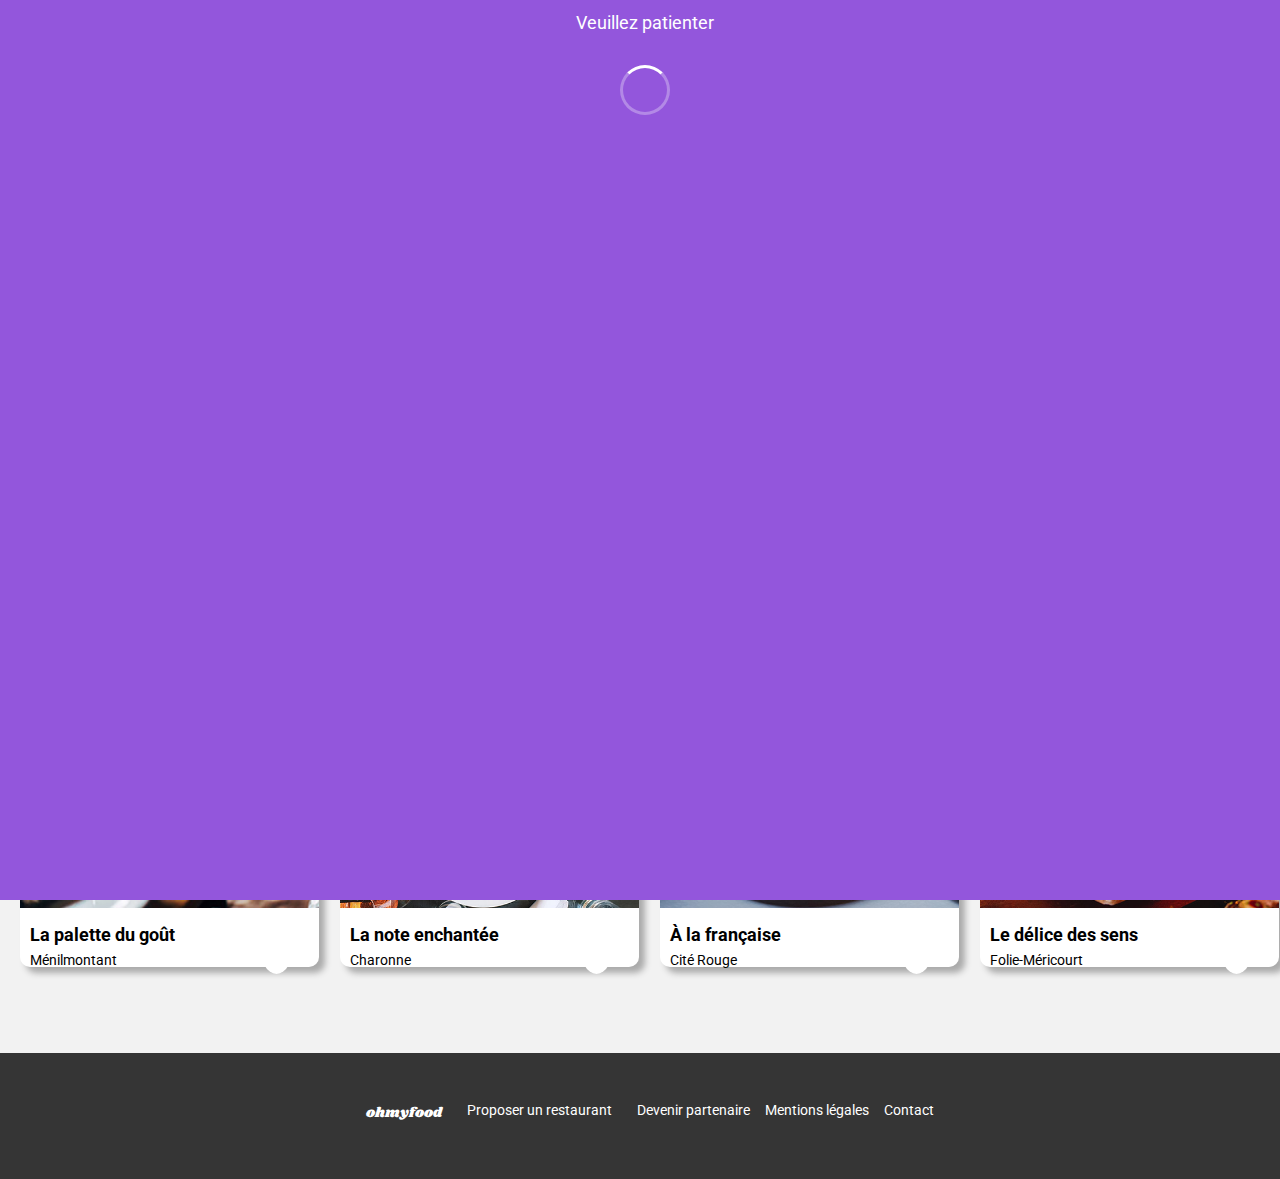
<file: index.html>
<!DOCTYPE html>

<html lang="fr">

    <head>
        <meta charset="utf-8">
        <meta name="viewport" content="width=device-width, initial-scale=1" />
        <meta name="theme-color" content="#ffffff">
            <link rel="stylesheet" href="css/style.css">
            <link rel="stylesheet" href="https://cdnjs.cloudflare.com/ajax/libs/font-awesome/5.15.1/css/all.min.css" integrity="sha512-+4zCK9k+qNFUR5X+cKL9EIR+ZOhtIloNl9GIKS57V1MyNsYpYcUrUeQc9vNfzsWfV28IaLL3i96P9sdNyeRssA==" crossorigin="anonymous" />
            <link href="https://fonts.googleapis.com/css2?family=Roboto&display=swap" rel="stylesheet">
            <link href="https://fonts.googleapis.com/css2?family=Roboto:ital,wght@1,100&display=swap" rel="stylesheet">
            <link href="https://fonts.googleapis.com/css2?family=Shrikhand&display=swap" rel="stylesheet">
            <link rel="preconnect" href="https://fonts.gstatic.com"> 
            <link href="https://fonts.googleapis.com/css2?family=Roboto:wght@100&display=swap" rel="stylesheet">
            <title> ohmyfood </title>
            <link rel="apple-touch-icon" sizes="180x180" href="/apple-touch-icon.png">
            <link rel="icon" type="image/png" sizes="32x32" href="images/favicon-32x32.png">
            <link rel="icon" type="image/png" sizes="16x16" href="images/favicon-16x16.png">
            <link rel="manifest" href="images/site.webmanifest"> 
    </head>

    <body>
        <div class="loader-container">
            <p> Veuillez patienter </p>    
                <div id="loader"></div> 
        </div>   
        
        <header>
	        <div id="conteneur1">
                <h1>ohmyfood</h1>    
            </div>
        </header>
                            
            <div class="info">
                    <i class="fas fa-map-marker-alt"></i>
                        <input class="bouton1" type="search" placeholder="Paris, Belleville" />
                            <a class="cherche2" id="logo" href="#"><i class="fa fa-search" aria-hidden="true"></i></a>
            </div>

        <article>
            <h2> <strong>Réservez le menu qui vous convient</strong></h2>
                <h6> Découvrez des restaurants d'exception, séléctionnés par nos soins.</h6>                 
                    <div id="bouton">
                        <a class="explore" id="texte" href="#">Explorer nos restaurants</a>
                    </div>       
        </article>
        
	    <div id="conteneur2">
                <div class="filtres">
                        <h2> <strong>Fonctionnement</strong> </h2>
                    <div class="filtres2">

                        <div class="partage">
                            <div class="etape"> 1 </div>
                                <i class="fas fa-mobile-alt"></i>
                                    <p> <a href="#"><strong>Choississez un restaurant</strong> </a></p>
                        </div>

                         <div class="partage">  
                            <div class="etape"> 2 </div>
                                <i class="fas fa-list-ul"></i>
                                    <p><a href="#"> <strong>Composez votre menu</strong></a> </p>
                        </div>

                        <div class="partage">
                            <div class="etape"> 3 </div>
                                <i class="fas fa-store"></i>
                                    <p><a href="#"><strong> Dégustez au restaurant </strong></a></p>
                        </div>

                    </div>
                </div>  
        </div>

        <div id="conteneur3">
            <main>

                <section>

                    <div id="menu" class="communStyle">

                        <h2> <strong>Restaurants</strong> </h2>

                    <article>

                        <div class="dFlex">

                        <div class="restaurant"><a href="palette.html">
                            <div class="fond_image">
                            <img src="images/jay.jpg" alt="plat la palette du gout"/></div>
                            
                                <p><strong>La palette du goût</strong></p>
                                    <h5>Ménilmontant</h5>
                                        <div class="coeur">
                                            <i class="fas fa-heart"></i>
                                        </div>
                                            <div class="new"> Nouveau </div></a>
                        </div>

                        <div class="restaurant menu1"><a href="note.html">
                            <div class="fond_image">
                            <img src="images/stil.jpg" alt="plat la note enchantee"/></div>
                            
                                <p><strong>La note enchantée</strong></p>
                                    <h5>Charonne</h5>
                                        <div class="coeur">
                                            <i class="fas fa-heart"></i>
                                        </div>
                                            <div class="new"> Nouveau </div></a>
                        </div>

                        <div class="restaurant menu2"><a href="francaise.html">
                            <div class="fond_image">
                            <img src="images/toa.jpg" alt="plat a la française"/></div>
                            
                                <p><strong>À la française</strong></p>
                                    <h5>Cité Rouge</h5>
                                        <div class="coeur">
                                            <i class="fas fa-heart"></i>
                                        </div></a>
                        </div>

                        <div class="restaurant menu3"><a href="délice.html">
                            <div class="fond_image">
                            <img src="images/louis.jpg" alt="plat le délice des sens"/></div>
                            
                                <p><strong>Le délice des sens</strong></p>
                                    <h5>Folie-Méricourt</h5>
                                        <div class="coeur">
                                            <i class="fas fa-heart"></i>
                                        </div></a>
                        </div>

                        </div> 

                    </article>  
                     
                    </div>

                </section>

            </main>    
        </div>

    <footer>
            <div class="position">
                <div class="pflex">
                    <h4> ohmyfood </h4>
                </div>
                <div class="pflex">
                    <p><a href="#"><i class="fas fa-utensils"></i> Proposer un restaurant</a></p>
                </div>
                <div class="pflex">
                    <p><a href="#"><i class="fas fa-hands-helping"></i>Devenir partenaire</a></p>
                </div>
                <div class="pflex">
                    <p><a href="#">Mentions légales</a></p>
                </div>
                <div class="pflex">
                    <p><a href="mailto:contact@ohmyfood.fr">Contact</a></p>
                </div>
            </div>
    </footer> 

    </body>

</html>
</file>
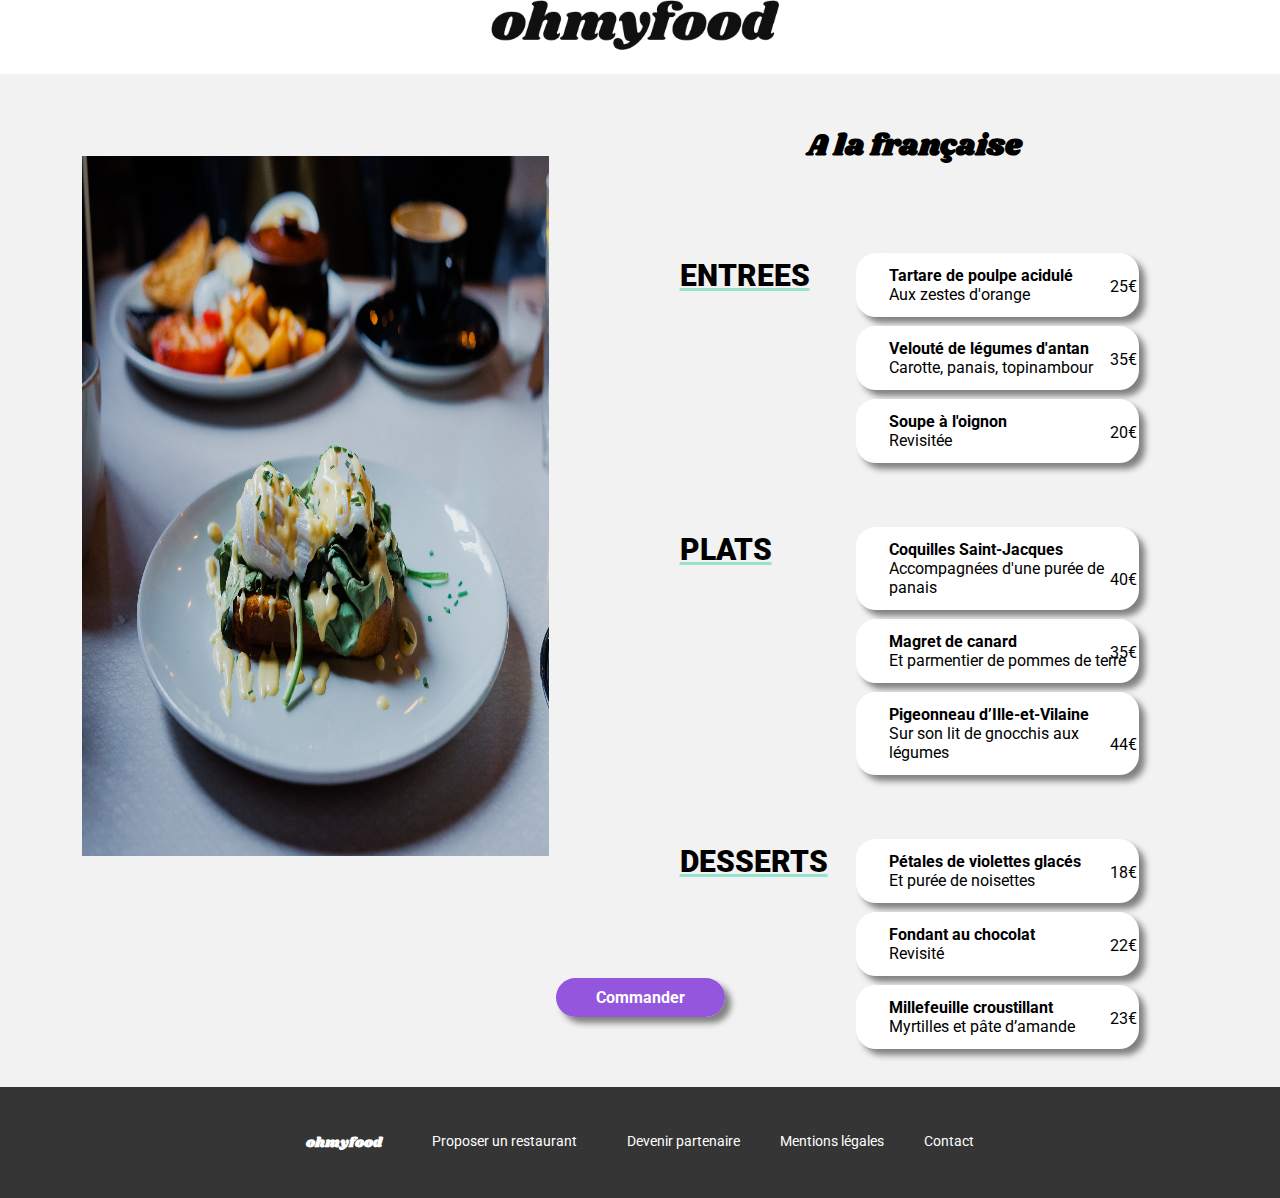
<file: A la française/index.html>
<!DOCTYPE html>

<html lang="fr">

    <head>
        <meta charset="utf-8">
            <link rel="stylesheet" href="css/styles.css">
            <link rel="stylesheet" href="https://cdnjs.cloudflare.com/ajax/libs/font-awesome/5.15.1/css/all.min.css" integrity="sha512-+4zCK9k+qNFUR5X+cKL9EIR+ZOhtIloNl9GIKS57V1MyNsYpYcUrUeQc9vNfzsWfV28IaLL3i96P9sdNyeRssA==" crossorigin="anonymous" />
            <link href="https://fonts.googleapis.com/css2?family=Roboto&display=swap" rel="stylesheet">
            <link href="https://fonts.googleapis.com/css2?family=Shrikhand&display=swap" rel="stylesheet">
            <title> A la française </title>
            <link rel="apple-touch-icon" sizes="180x180" href="/apple-touch-icon.png">
            <link rel="icon" type="image/png" sizes="32x32" href="favicon/favicon-32x32.png">
            <link rel="icon" type="image/png" sizes="16x16" href="favicon/favicon-16x16.png">
            <link rel="manifest" href="favicon/site.webmanifest"> 
    </head>

    <body>
        <header>
            <div id="fleche">
            <a href="../page menu/index.html"><i class="fas fa-arrow-left"></i></a>
            </div>
	        <div id="conteneur1">
                <img src="images/ohmyfood.png" alt="logo"/>    
            </div>
        </header>
        <div id="corps">
            <div id="image">
                <img src="images/toa.jpg" alt="toa"/>                    
            </div>

	    <div id="conteneur2">

				<h6> A la française </h6>
                	<i class="far fa-heart"></i>

            <div class="filtres">

                <h2> <strong>ENTREES</strong> </h2>

                <div class="filtres2">

                    <div class="partage">                
                        <p> <a href="#"><strong>Tartare de poulpe acidulé</strong></a><br>Aux zestes d'orange</p></div>
                        <div class="prix">25€</div>

                    <div class="partage">  
                        <p><a href="#"> <strong>Velouté de légumes d'antan</strong></a><br>Carotte, panais, topinambour</p></div>
                        <div class="prix">35€</div>

                    <div class="partage">  
                        <p><a href="#"> <strong>Soupe à l'oignon</strong></a><br>Revisitée</p></div>
                        <div class="prix">20€</div>

                </div>
                
                <h2> <strong>PLATS</strong> </h2>

                <div class="filtres2">

                    <div class="partage">
                
                        <p> <a href="#"><strong>Coquilles Saint-Jacques</strong></a><br>Accompagnées d'une purée de panais</p></div>
                        <div class="prix">40€</div>

                    <div class="partage">  
                        <p><a href="#"> <strong>Magret de canard</strong></a><br>Et parmentier de pommes de terre</p></div>
                        <div class="prix">35€</div>

                    <div class="partage">
                        <p><a href="#"><strong>Pigeonneau d’Ille-et-Vilaine </strong></a><br>Sur son lit de gnocchis aux légumes</p></div>
                        <div class="prix">44€</div>
                </div>

                <h2> <strong>DESSERTS</strong> </h2>

                <div class="filtres2">

                    <div class="partage">          
                        <p> <a href="#"><strong>Pétales de violettes glacés</strong></a><br>Et purée de noisettes</p></div>
                        <div class="prix">18€</div>

                    <div class="partage">  
                        <p><a href="#"> <strong>Fondant au chocolat</strong></a><br>Revisité</p></div>
                        <div class="prix">22€</div>

                    <div class="partage">
                        <p><a href="#"><strong>Millefeuille croustillant</strong></a><br>Myrtilles et pâte d’amande</p></div>
                        <div class="prix">23€</div>
                </div>
            </div>
        </div>
    </div>
<div id="conteneur3">
        <div id="bouton">
                <a class="explore" id="texte" href="#"><strong>Commander</strong></a>
        </div>
    </div>
    <footer>
            <div class="position">
                <div class="pflex">
                <h4> ohmyfood </h4>
                </div>
                <div class="pflex">
                <i class="fas fa-utensils"></i>
                    <p><a href="#"> Proposer un restaurant</a></p>
                </div>
                <div class="pflex">
                <i class="fas fa-hands-helping"></i>
                    <p><a href="#">Devenir partenaire</a></p>
                </div>
                <div class="pflex">
                <p><a href="#">Mentions légales</a></p>
                </div>
                <div class="pflex">
                <p><a href="mailto:#">Contact</a></p>
                </div>
            </div>
    </footer>

</body>

</html>
</file>
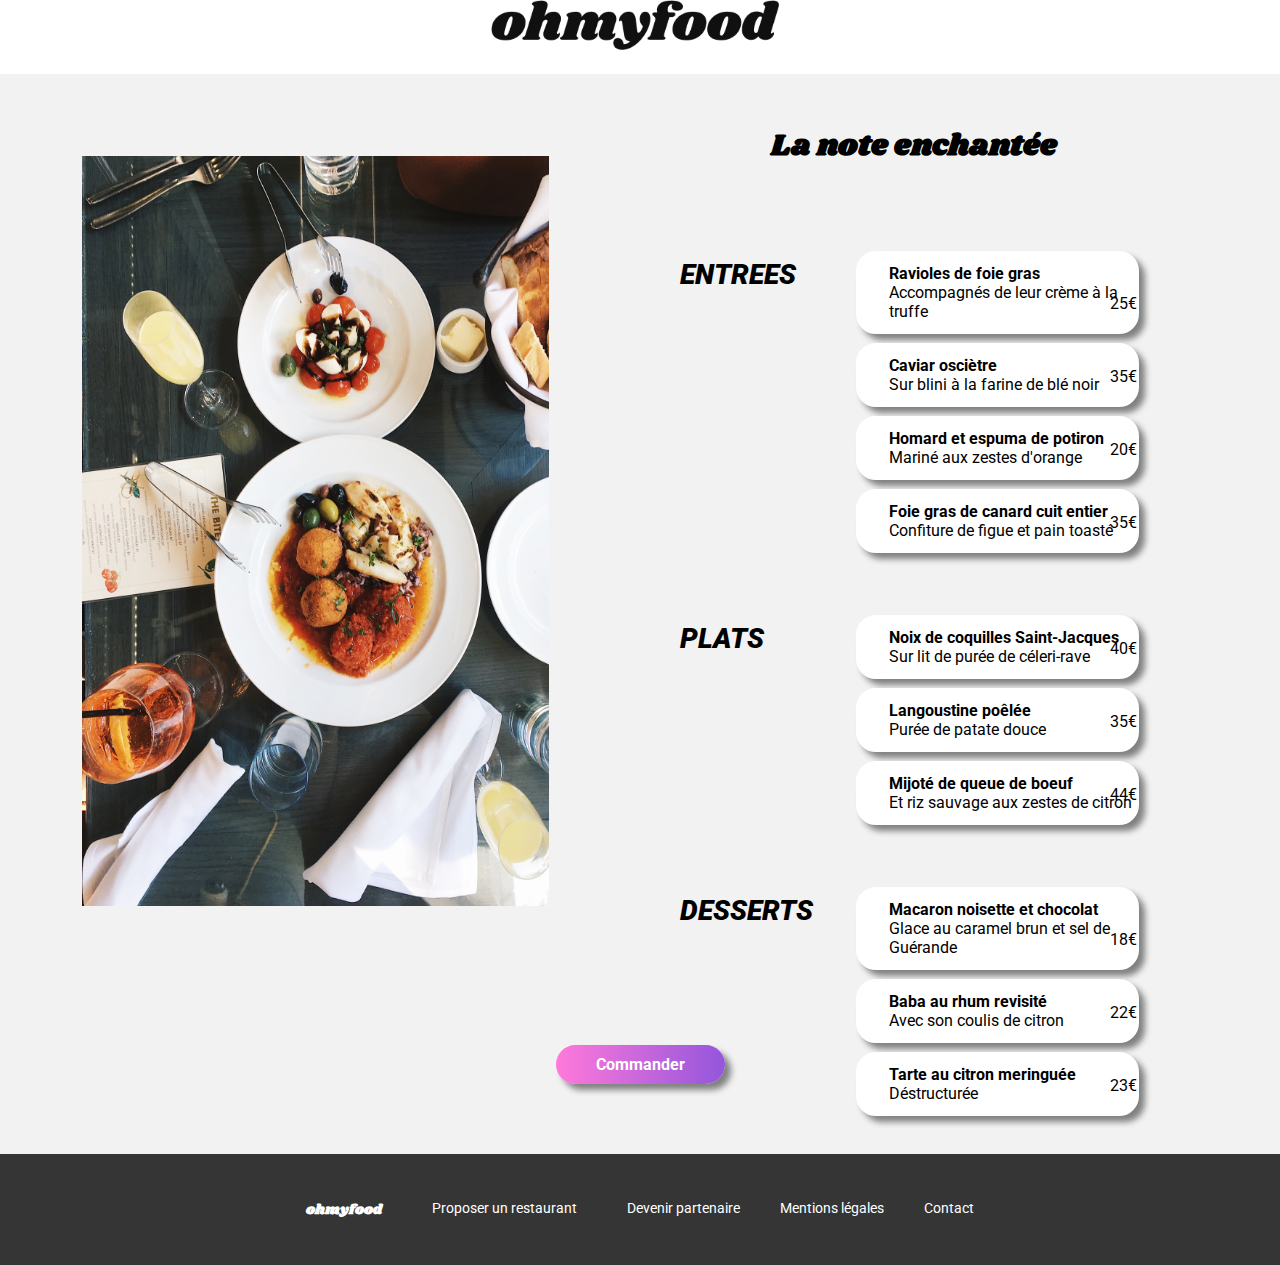
<file: La note enchantée/index.html>
<!DOCTYPE html>

<html lang="fr">

    <head>
        <meta charset="utf-8">
            <link rel="stylesheet" href="css/style.css">
            <link rel="stylesheet" href="https://cdnjs.cloudflare.com/ajax/libs/font-awesome/5.15.1/css/all.min.css" integrity="sha512-+4zCK9k+qNFUR5X+cKL9EIR+ZOhtIloNl9GIKS57V1MyNsYpYcUrUeQc9vNfzsWfV28IaLL3i96P9sdNyeRssA==" crossorigin="anonymous" />
            <link href="https://fonts.googleapis.com/css2?family=Roboto&display=swap" rel="stylesheet">
            <link href="https://fonts.googleapis.com/css2?family=Shrikhand&display=swap" rel="stylesheet">
            <title> La note enchantée </title>
            <link rel="apple-touch-icon" sizes="180x180" href="/apple-touch-icon.png">
            <link rel="icon" type="image/png" sizes="32x32" href="favicon/favicon-32x32.png">
            <link rel="icon" type="image/png" sizes="16x16" href="favicon/favicon-16x16.png">
            <link rel="manifest" href="favicon/site.webmanifest"> 
    </head>

    <body>
        <header>
            <div id="fleche">
            <a href="../page menu/index.html"><i class="fas fa-arrow-left"></i></a>
            </div>
	        <div id="conteneur1">
                <img src="images/ohmyfood.png" alt="logo"/>    
            </div>
        </header>
        <div id="corps">
            <div id="image">
                <img src="images/stil.jpg" alt="stil"/>                    
            </div>

	    <div id="conteneur2">

				<h6> La note enchantée </h6>
                	<i class="far fa-heart"></i>

            <div class="filtres">

                <h2> <strong>ENTREES</strong> </h2>

                <div class="filtres2">

                    <div class="partage">                
                        <p> <a href="#"><strong>Ravioles de foie gras</strong></a><br>Accompagnés de leur crème à la truffe</p></div>
                        <div class="prix">25€</div>

                    <div class="partage">  
                        <p><a href="#"> <strong>Caviar osciètre </strong></a><br>Sur blini à la farine de blé noir</p></div>
                        <div class="prix">35€</div>

                    <div class="partage">  
                        <p><a href="#"> <strong>Homard et espuma de potiron</strong></a><br>Mariné aux zestes d'orange</p></div>
                        <div class="prix">20€</div>

                    <div class="partage">
                        <p><a href="#"><strong>Foie gras de canard cuit entier</strong></a><br>Confiture de figue et pain toasté</p></div>
                        <div class="prix">35€</div>
                </div>
                
                <h2> <strong>PLATS</strong> </h2>

                <div class="filtres2">

                    <div class="partage">
                
                        <p> <a href="#"><strong>Noix de coquilles Saint-Jacques</strong></a><br>Sur lit de purée de céleri-rave</p></div>
                        <div class="prix">40€</div>

                    <div class="partage">  
                        <p><a href="#"> <strong>Langoustine poêlée</strong></a><br>Purée de patate douce</p></div>
                        <div class="prix">35€</div>

                    <div class="partage">
                        <p><a href="#"><strong>Mijoté de queue de boeuf </strong></a><br> Et riz sauvage aux zestes de citron</p></div>
                        <div class="prix">44€</div>
                </div>

                <h2> <strong>DESSERTS</strong> </h2>

                <div class="filtres2">

                    <div class="partage">          
                        <p> <a href="#"><strong>Macaron noisette et chocolat</strong></a><br>Glace au caramel brun et sel de Guérande</p></div>
                        <div class="prix">18€</div>

                    <div class="partage">  
                        <p><a href="#"> <strong>Baba au rhum revisité </strong></a><br>Avec son coulis de citron</p></div>
                        <div class="prix">22€</div>

                    <div class="partage">
                        <p><a href="#"><strong> Tarte au citron meringuée </strong></a><br>Déstructurée</p></div>
                        <div class="prix">23€</div>
                </div>
            </div>
        </div>
    </div>
<div id="conteneur3">
        <div id="bouton">
                <a class="explore" id="texte" href="#"><strong>Commander</strong></a>
        </div>
    </div>
    <footer>
            <div class="position">
                <div class="pflex">
                <h4> ohmyfood </h4>
                </div>
                <div class="pflex">
                <i class="fas fa-utensils"></i>
                    <p><a href="#"> Proposer un restaurant</a></p>
                </div>
                <div class="pflex">
                <i class="fas fa-hands-helping"></i>
                    <p><a href="#">Devenir partenaire</a></p>
                </div>
                <div class="pflex">
                <p><a href="#">Mentions légales</a></p>
                </div>
                <div class="pflex">
                <p><a href="mailto:#">Contact</a></p>
                </div>
            </div>
    </footer>

</body>

</html>
</file>
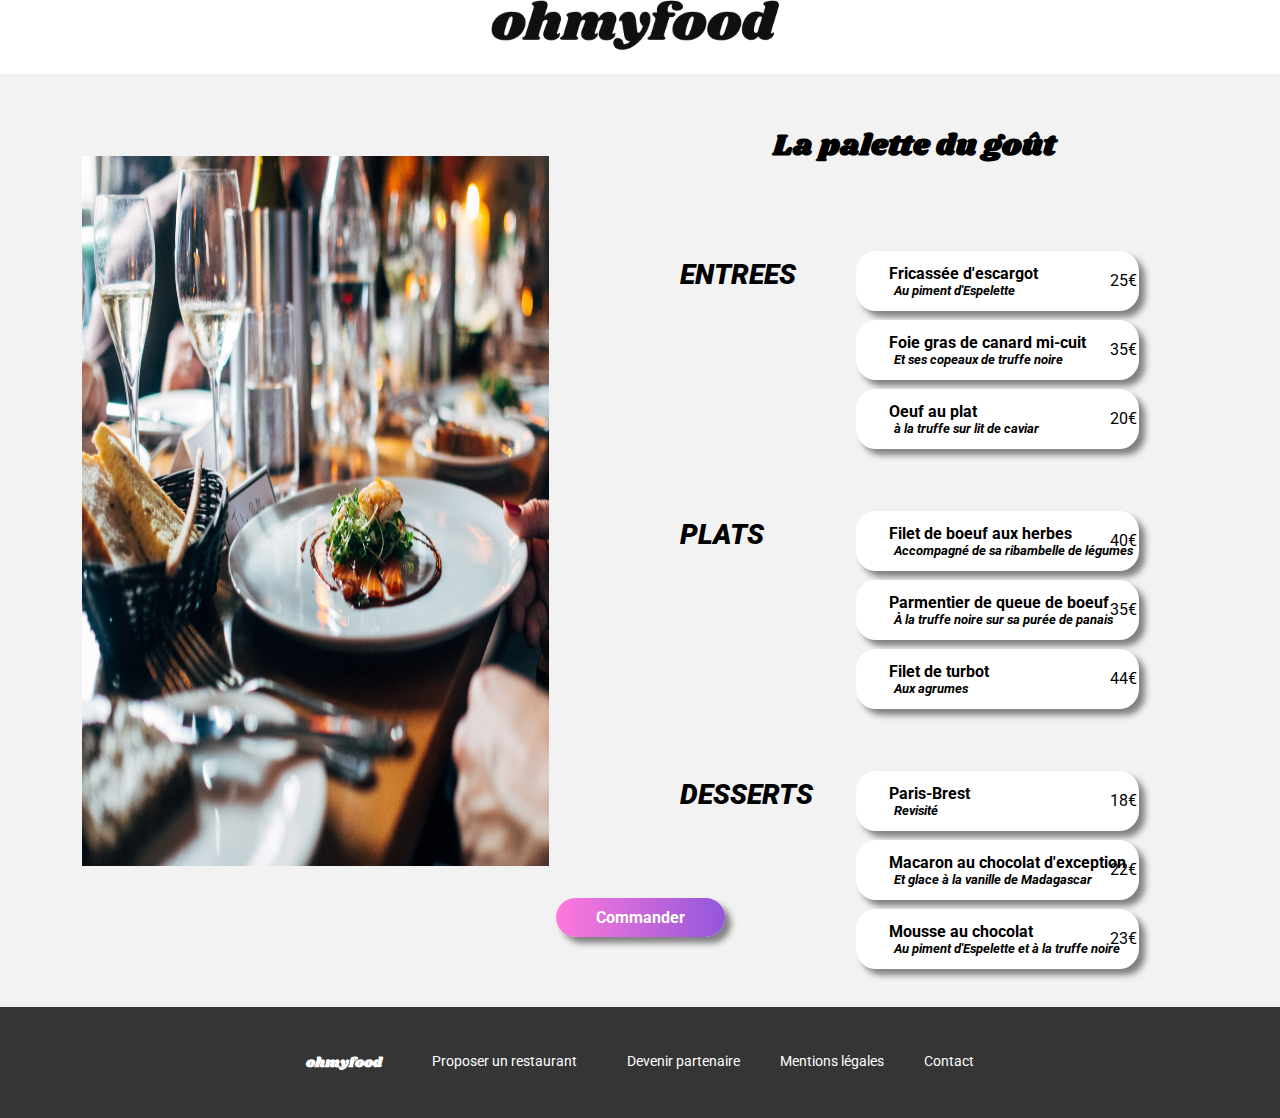
<file: La palette du goût/index.html>
<!DOCTYPE html>

<html lang="fr">

    <head>
        <meta charset="utf-8">
            <link rel="stylesheet" href="css/style.css">
            <link rel="stylesheet" href="https://cdnjs.cloudflare.com/ajax/libs/font-awesome/5.15.1/css/all.min.css" integrity="sha512-+4zCK9k+qNFUR5X+cKL9EIR+ZOhtIloNl9GIKS57V1MyNsYpYcUrUeQc9vNfzsWfV28IaLL3i96P9sdNyeRssA==" crossorigin="anonymous" />
            <link href="https://fonts.googleapis.com/css2?family=Roboto&display=swap" rel="stylesheet">
            <link href="https://fonts.googleapis.com/css2?family=Roboto:ital,wght@1,100&display=swap" rel="stylesheet">
            <link href="https://fonts.googleapis.com/css2?family=Shrikhand&display=swap" rel="stylesheet">
            <title> la palette du goût </title>
            <link rel="apple-touch-icon" sizes="180x180" href="/apple-touch-icon.png">
            <link rel="icon" type="image/png" sizes="32x32" href="favicon/favicon-32x32.png">
            <link rel="icon" type="image/png" sizes="16x16" href="favicon/favicon-16x16.png">
            <link rel="manifest" href="favicon/site.webmanifest"> 
    </head>

    <body>
        <header>
            <div id="fleche">
                <a href="../page menu/index.html"><i class="fas fa-arrow-left"></i></a>
            </div>
            <div id="conteneur1">
                <img src="images/ohmyfood.png" alt="logo"/>    
            </div>
        </header>
        <div id="corps">
            <div id="image">
                <img src="images/jay.jpg" alt="jay"/>                    
            </div>

        <div id="conteneur2">

                <h6> La palette du goût</h6>
                    <i class="far fa-heart"></i>

            <div class="filtres">
        
                <h2> <strong>ENTREES</strong> </h2>
         
                <div class="filtres2">

                    <div class="partage">                
                        <p> <a href="#"><strong>Fricassée d'escargot</strong></a></p>
                            <h5>Au piment d'Espelette</h5></div>
                        <div class="prix">25€</div>

                    <div class="partage">  
                        <p><a href="#"> <strong>Foie gras de canard mi-cuit</strong></a></p> 
                        <h5>Et ses copeaux de truffe noire</h5></div>
                        <div class="prix">35€</div>

                    <div class="partage">
                        <p><a href="#"><strong> Oeuf au plat</strong></a></p>
                        <h5> à la truffe sur lit de caviar</h5></div>
                        <div class="prix">20€</div>
                </div>
                
                <h2> <strong>PLATS</strong> </h2>

                <div class="filtres2">

                    <div class="partage">
                
                        <p> <a href="#"><strong>Filet de boeuf aux herbes</strong></a></p>
                            <h5>Accompagné de sa ribambelle de légumes</h5></div>
                        <div class="prix">40€</div>

                    <div class="partage">  
                        <p><a href="#"> <strong>Parmentier de queue de boeuf</strong></a></p>
                            <h5>À la truffe noire sur sa purée de panais</h5></div>
                        <div class="prix">35€</div>

                    <div class="partage">
                        <p><a href="#"><strong>Filet de turbot</strong></a></p> 
                            <h5>Aux agrumes</h5></div>
                        <div class="prix">44€</div>
                </div>

                <h2> <strong>DESSERTS</strong> </h2>

                <div class="filtres2">

                    <div class="partage">          
                        <p> <a href="#"><strong>Paris-Brest</strong></a></p>
                           <h5> Revisité</h5></div>
                        <div class="prix">18€</div>

                    <div class="partage">  
                        <p><a href="#"> <strong>Macaron au chocolat d'exception</strong></a></p> 
                            <h5>Et glace à la vanille de Madagascar</h5></div>
                        <div class="prix">22€</div>

                    <div class="partage">
                        <p><a href="#"><strong> Mousse au chocolat</strong></a></p>  
                           <h5>Au piment d'Espelette et à la truffe noire</h5></div>
                        <div class="prix">23€</div>
                </div>
            </div>
        </div>
    </div>
<div id="conteneur3">
        <div id="bouton">
                <a class="explore" id="texte" href="#"><strong>Commander</strong></a>
        </div>
    </div>
    <footer>
            <div class="position">
                <div class="pflex">
                <h4> ohmyfood </h4>
                </div>
                <div class="pflex">
                <i class="fas fa-utensils"></i>
                    <p><a href="#"> Proposer un restaurant</a></p>
                </div>
                <div class="pflex">
                <i class="fas fa-hands-helping"></i>
                    <p><a href="#">Devenir partenaire</a></p>
                </div>
                <div class="pflex">
                <p><a href="#">Mentions légales</a></p>
                </div>
                <div class="pflex">
                <p><a href="mailto:#">Contact</a></p>
                </div>
            </div>
    </footer>

</body>

</html>
</file>
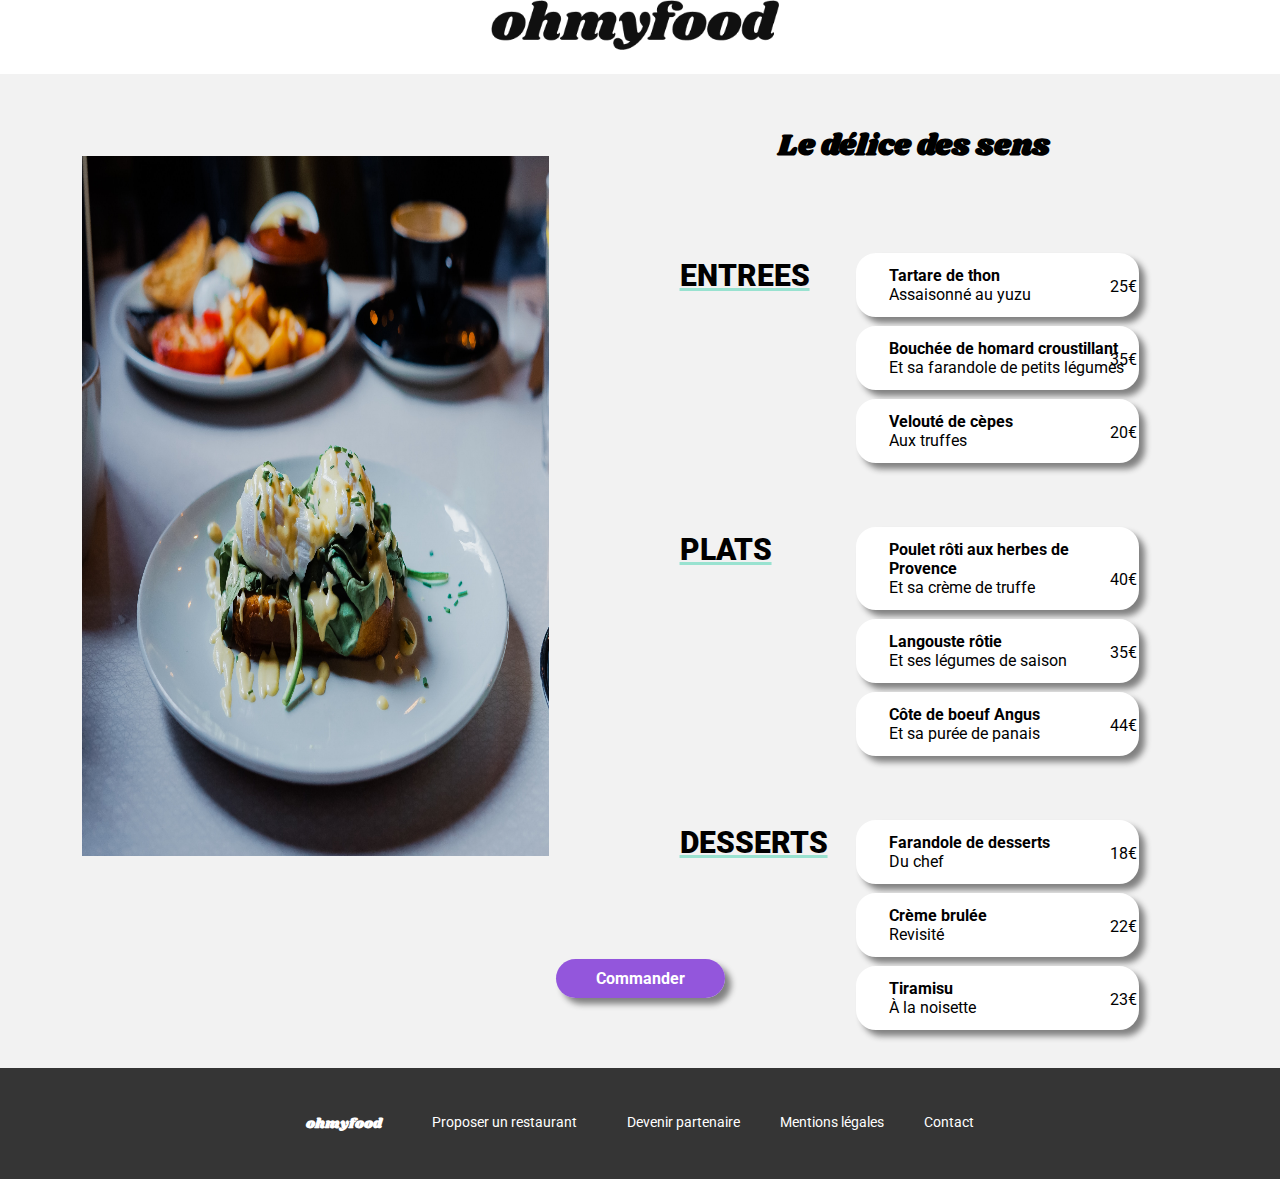
<file: le délice des sens/index.html>
<!DOCTYPE html>

<html lang="fr">

    <head>
        <meta charset="utf-8">
            <link rel="stylesheet" href="css/styles.css">
            <link rel="stylesheet" href="https://cdnjs.cloudflare.com/ajax/libs/font-awesome/5.15.1/css/all.min.css" integrity="sha512-+4zCK9k+qNFUR5X+cKL9EIR+ZOhtIloNl9GIKS57V1MyNsYpYcUrUeQc9vNfzsWfV28IaLL3i96P9sdNyeRssA==" crossorigin="anonymous" />
            <link href="https://fonts.googleapis.com/css2?family=Roboto&display=swap" rel="stylesheet">
            <link href="https://fonts.googleapis.com/css2?family=Shrikhand&display=swap" rel="stylesheet">
            <title> Le délice des sens </title>
            <link rel="apple-touch-icon" sizes="180x180" href="/apple-touch-icon.png">
            <link rel="icon" type="image/png" sizes="32x32" href="favicon/favicon-32x32.png">
            <link rel="icon" type="image/png" sizes="16x16" href="favicon/favicon-16x16.png">
            <link rel="manifest" href="favicon/site.webmanifest"> 
    </head>

    <body>
        <header>
            <div id="fleche">
            <a href="../page menu/index.html"><i class="fas fa-arrow-left"></i></a>
            </div>
	        <div id="conteneur1">
                <img src="images/ohmyfood.png" alt="logo"/>    
            </div>
        </header>
        <div id="corps">
            <div id="image">
                <img src="images/toa.jpg" alt="toa"/>                    
            </div>

	    <div id="conteneur2">

				<h6> Le délice des sens </h6>
                	<i class="far fa-heart"></i>

            <div class="filtres">

                <h2> <strong>ENTREES</strong> </h2>

                <div class="filtres2">

                    <div class="partage">                
                        <p> <a href="#"><strong>Tartare de thon</strong></a><br>Assaisonné au yuzu</p></div>
                        <div class="prix">25€</div>

                    <div class="partage">  
                        <p><a href="#"> <strong>Bouchée de homard croustillant </strong></a><br>Et sa farandole de petits légumes</p></div>
                        <div class="prix">35€</div>

                    <div class="partage">  
                        <p><a href="#"> <strong>Velouté de cèpes </strong></a><br>Aux truffes</p></div>
                        <div class="prix">20€</div>

                </div>
                
                <h2> <strong>PLATS</strong> </h2>

                <div class="filtres2">

                    <div class="partage">
                
                        <p> <a href="#"><strong>Poulet rôti aux herbes de Provence </strong></a><br>Et sa crème de truffe</p></div>
                        <div class="prix">40€</div>

                    <div class="partage">  
                        <p><a href="#"> <strong>Langouste rôtie </strong></a><br>Et ses légumes de saison</p></div>
                        <div class="prix">35€</div>

                    <div class="partage">
                        <p><a href="#"><strong>Côte de boeuf Angus</strong></a><br>Et sa purée de panais</p></div>
                        <div class="prix">44€</div>
                </div>

                <h2> <strong>DESSERTS</strong> </h2>

                <div class="filtres2">

                    <div class="partage">          
                        <p> <a href="#"><strong>Farandole de desserts</strong></a><br>Du chef</p></div>
                        <div class="prix">18€</div>

                    <div class="partage">  
                        <p><a href="#"> <strong>Crème brulée </strong></a><br>Revisité</p></div>
                        <div class="prix">22€</div>

                    <div class="partage">
                        <p><a href="#"><strong>Tiramisu </strong></a><br>À la noisette</p></div>
                        <div class="prix">23€</div>
                </div>
            </div>
        </div>
    </div>
<div id="conteneur3">
        <div id="bouton">
                <a class="explore" id="texte" href="#"><strong>Commander</strong></a>
        </div>
    </div>
    <footer>
            <div class="position">
                <div class="pflex">
                <h4> ohmyfood </h4>
                </div>
                <div class="pflex">
                <i class="fas fa-utensils"></i>
                    <p><a href="#"> Proposer un restaurant</a></p>
                </div>
                <div class="pflex">
                <i class="fas fa-hands-helping"></i>
                    <p><a href="#">Devenir partenaire</a></p>
                </div>
                <div class="pflex">
                <p><a href="#">Mentions légales</a></p>
                </div>
                <div class="pflex">
                <p><a href="mailto:#">Contact</a></p>
                </div>
            </div>
    </footer>

</body>

</html>
</file>
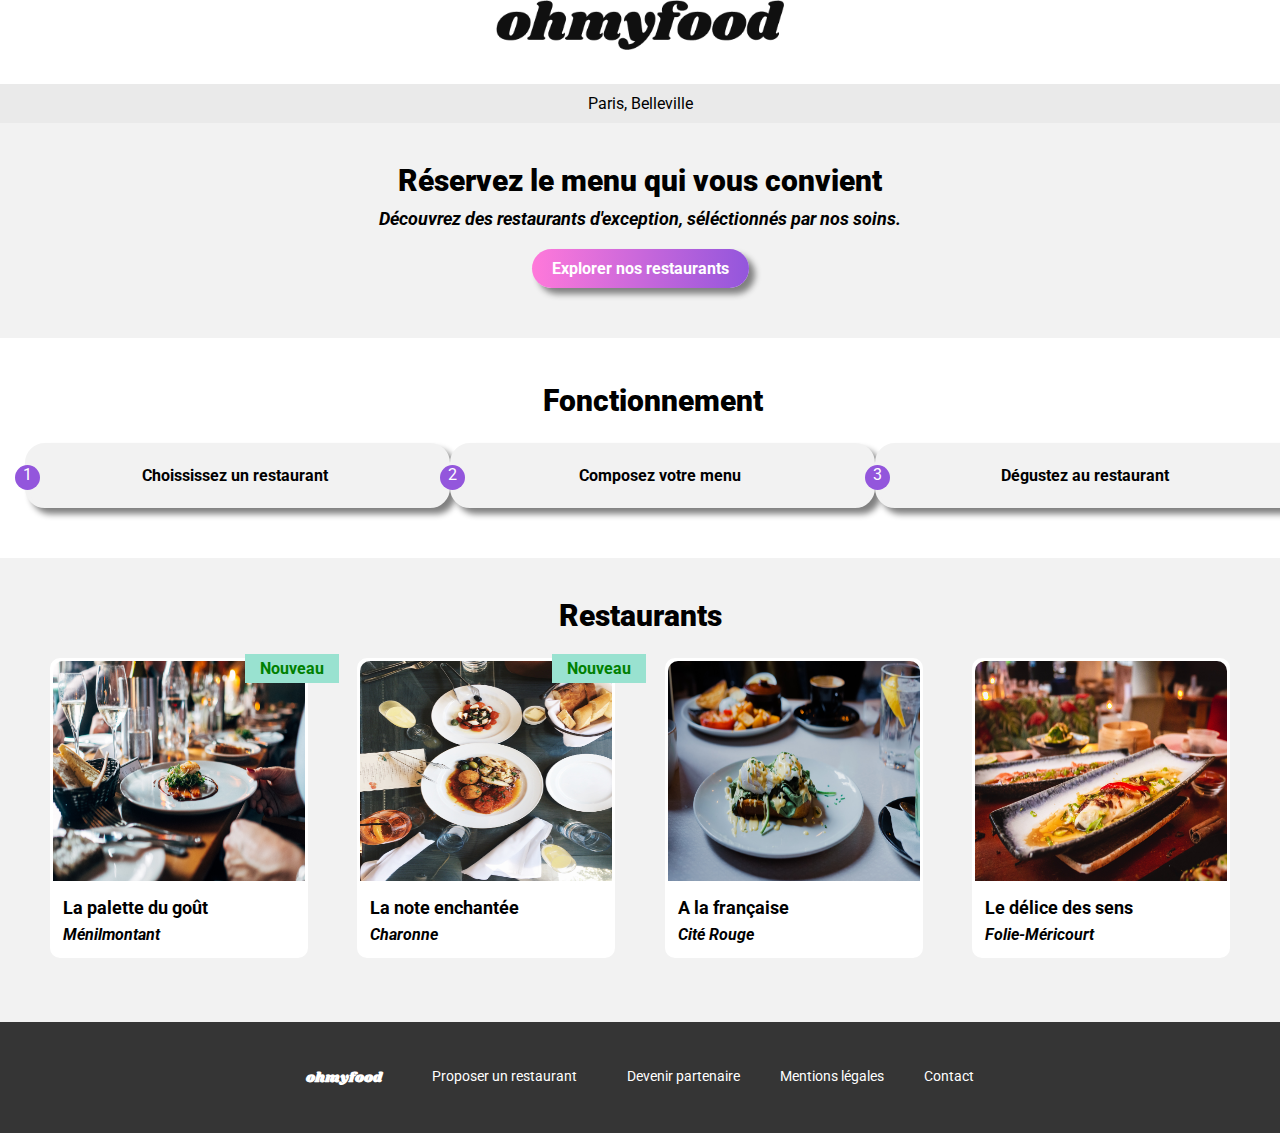
<file: page menu/index.html>
<!DOCTYPE html>

<html lang="fr">

    <head>
        <meta charset="utf-8">
            <link rel="stylesheet" href="css/style.css">
            <link rel="stylesheet" href="https://cdnjs.cloudflare.com/ajax/libs/font-awesome/5.15.1/css/all.min.css" integrity="sha512-+4zCK9k+qNFUR5X+cKL9EIR+ZOhtIloNl9GIKS57V1MyNsYpYcUrUeQc9vNfzsWfV28IaLL3i96P9sdNyeRssA==" crossorigin="anonymous" />
            <link href="https://fonts.googleapis.com/css2?family=Roboto&display=swap" rel="stylesheet">
            <link href="https://fonts.googleapis.com/css2?family=Roboto:ital,wght@1,100&display=swap" rel="stylesheet">
            <link href="https://fonts.googleapis.com/css2?family=Shrikhand&display=swap" rel="stylesheet">
            <title> ohmyfood </title>
            <link rel="apple-touch-icon" sizes="180x180" href="/apple-touch-icon.png">
            <link rel="icon" type="image/png" sizes="32x32" href="favicon/favicon-32x32.png">
            <link rel="icon" type="image/png" sizes="16x16" href="favicon/favicon-16x16.png">
            <link rel="manifest" href="favicon/site.webmanifest"> 
    </head>

    <body>
        <header>
	        <div id="conteneur1">
                <img src="images/ohmyfood.png" alt="logo"/>    
            </div>
        </header>
                            
            <div class="info">
                <div>
                    <i class="fas fa-map-marker-alt"></i>
                </div>
                    <p><a href="#"> Paris, Belleville</a> </p>
            </div>

        <article>
            <h2> <strong>Réservez le menu qui vous convient</strong></h2>
                <h6> Découvrez des restaurants d'exception, séléctionnés par nos soins.</h6>                 
                    <div id="bouton">
                        <a class="explore" id="texte" href="#"><strong>Explorer nos restaurants</strong></a>
                    </div>        
        </article>

	    <div id="conteneur2">
                <div class="filtres">
                        <h2> <strong>Fonctionnement</strong> </h2>
                    <div class="filtres2">

                        <div class="partage">
                            <div class="etape"> 1 </div>
                            <i class="fas fa-mobile-alt"></i>                
                            <p> <a href="#"><strong>Choississez un restaurant</strong> </a></p></div>

                         <div class="partage">  
                            <div class="etape"> 2 </div>
                            <i class="fas fa-list-ul"></i>
                            <p><a href="#"> <strong>Composez votre menu</strong></a> </p></div>

                        <div class="partage">
                            <div class="etape"> 3 </div>
                            <i class="fas fa-store"></i>
                            <p><a href="#"><strong> Dégustez au restaurant </strong></a></p></div>
                    </div>
                </div>  
        </div>

        <div id="conteneur3">
                <div id="menu" class="communStyle">

                        <h2> <strong>Restaurants</strong> </h2>

                    <div class="dFlex">
                        <div class="elGros">
                            <img src="images/jay.jpg" alt=""/>
                            
                                <p><a href="../La palette du goût/index.html"><strong>La palette du goût</strong></a></p>
                                <h5>Ménilmontant</h5>
                            <div class="coeur"><a href="#">          
                            <i class="far fa-heart"></i></a></div>
                            <div class="new"> Nouveau </div>
                        </div>

                        <div class="elGros">
                            <img src="images/stil.jpg" alt=""/>
                            
                                <p><a href="../La note enchantée/index.html"><strong>La note enchantée</strong></a></p>
                                <h5>Charonne</h5>
                            <div class="coeur"><a href="#">          
                            <i class="far fa-heart"></i></a></div>
                            <div class="new"> Nouveau </div>
                        </div>


                        <div class="elGros">
                            <img src="images/toa.jpg" alt=""/>
                            
                                <p><a href="../A la française/index.html"><strong>A la française</strong></a></p>
                                <h5>Cité Rouge</h5>
                            <div class="coeur"><a href="#">          
                            <i class="far fa-heart"></i></a></div>
                        </div>

                        <div class="elGros">
                            <img src="images/louis.jpg" alt=""/>
                            
                                <p><a href="../le délice des sens/index.html"><strong>Le délice des sens</strong></a></p>
                                <h5>Folie-Méricourt</h5>
                            <div class="coeur"><a href="#">          
                            <i class="far fa-heart"></i></a></div>
                        </div>
                    </div>    
                </div>
        </div>

    <footer>
            <div class="position">
                <div class="pflex">
                    <h4> ohmyfood </h4>
                </div>
                <div class="pflex">
                    <i class="fas fa-utensils"></i>
                    <p><a href="#"> Proposer un restaurant</a></p>
                </div>
                <div class="pflex">
                    <i class="fas fa-hands-helping"></i>
                    <p><a href="#">Devenir partenaire</a></p>
                </div>
                <div class="pflex">
                    <p><a href="#">Mentions légales</a></p>
                </div>
                <div class="pflex">
                    <p><a href="mailto:#">Contact</a></p>
                </div>
            </div>
    </footer>

</body>

</html>
</file>
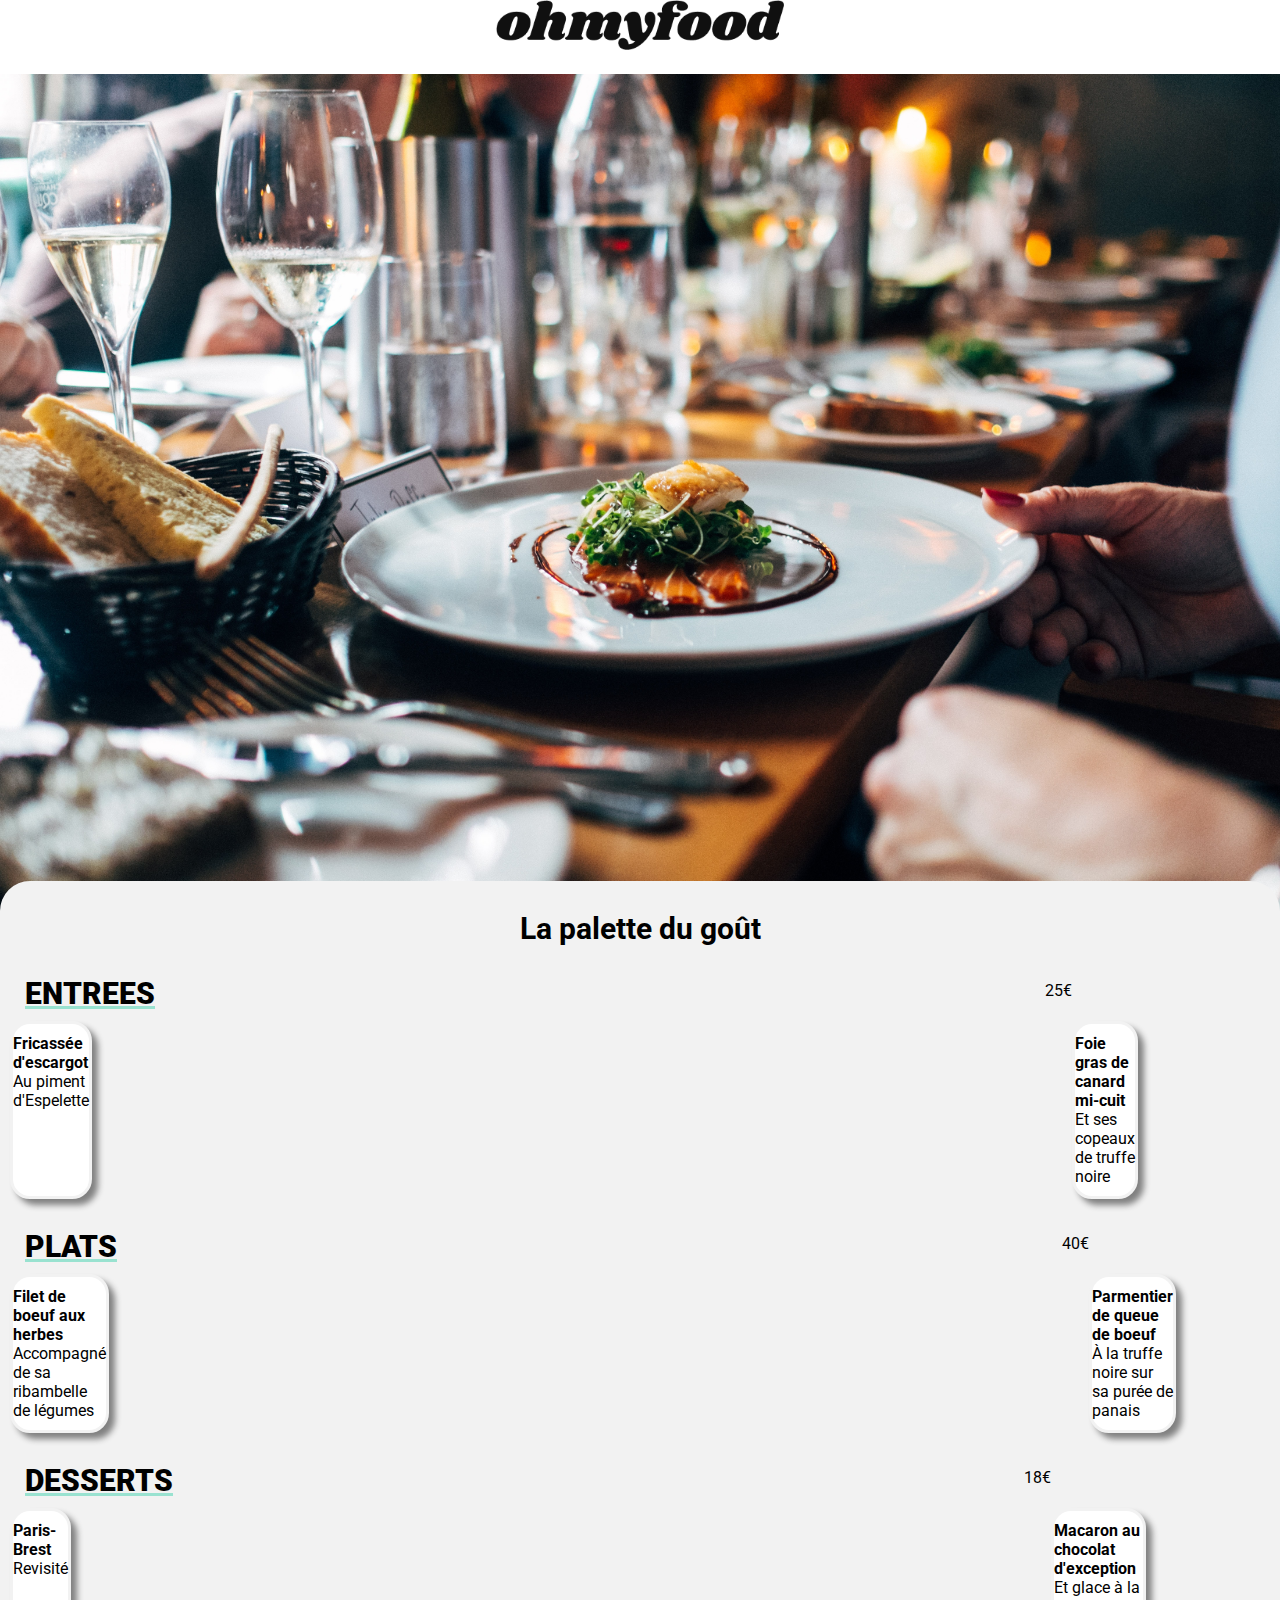
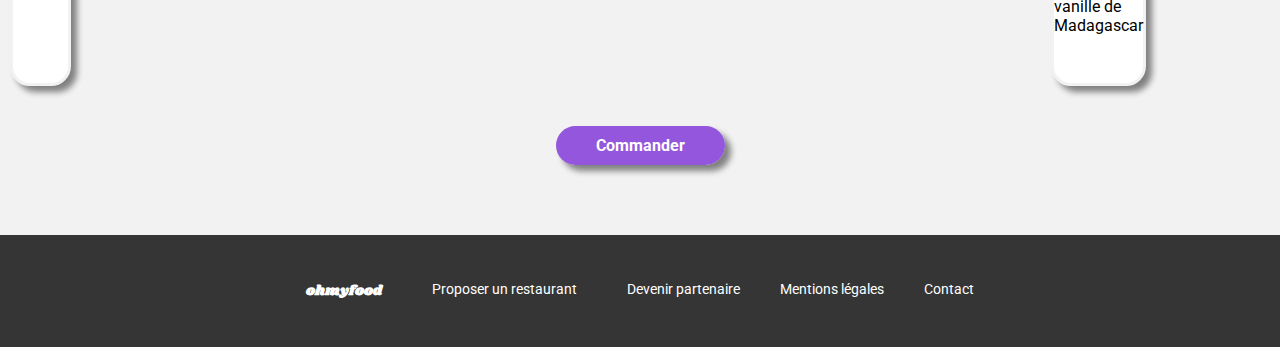
<file: page1/index.html>
<!DOCTYPE html>

<html lang="fr">

    <head>
        <meta charset="utf-8">
            <link rel="stylesheet" href="css/styles.css">
            <link rel="stylesheet" href="https://cdnjs.cloudflare.com/ajax/libs/font-awesome/5.15.1/css/all.min.css" integrity="sha512-+4zCK9k+qNFUR5X+cKL9EIR+ZOhtIloNl9GIKS57V1MyNsYpYcUrUeQc9vNfzsWfV28IaLL3i96P9sdNyeRssA==" crossorigin="anonymous" />
            <link href="https://fonts.googleapis.com/css2?family=Roboto&display=swap" rel="stylesheet">
            <link href="https://fonts.googleapis.com/css2?family=Shrikhand&display=swap" rel="stylesheet">
            <title> ohmyfood </title>
            <link rel="apple-touch-icon" sizes="180x180" href="/apple-touch-icon.png">
            <link rel="icon" type="image/png" sizes="32x32" href="favicon/favicon-32x32.png">
            <link rel="icon" type="image/png" sizes="16x16" href="favicon/favicon-16x16.png">
            <link rel="manifest" href="favicon/site.webmanifest"> 
    </head>

    <body>
        <header>
	        <div id="conteneur1">
                <img src="images/ohmyfood.png" alt="logo"/>    
            </div>
        </header>
            <div id="image">
                <img src="images/jay.jpg" alt="jay"/>                    
            </div>

	    <div id="conteneur2">

				<h6> La palette du goût</h6>
                	<i class="far fa-heart"></i>

            <div class="filtres">

                <h2> <strong>ENTREES</strong> </h2>

                <div class="filtres2">

                    <div class="partage">                
                        <p> <a href="#"><strong>Fricassée d'escargot</strong></a><br>Au piment d'Espelette</p></div>
                        <div class="prix">25€</div>

                    <div class="partage">  
                        <p><a href="#"> <strong>Foie gras de canard mi-cuit</strong></a><br> Et ses copeaux de truffe noire</p></div>
                        <div class="prix">35€</div>

                    <div class="partage">
                        <p><a href="#"><strong> Oeuf au plat</strong></a><br>Assaisonné à la truffe sur lit de caviar</p></div>
                        <div class="prix">20€</div>
                </div>
                
                <h2> <strong>PLATS</strong> </h2>

                <div class="filtres2">

                    <div class="partage">
                
                        <p> <a href="#"><strong>Filet de boeuf aux herbes</strong></a><br>Accompagné de sa ribambelle de légumes</p></div>
                        <div class="prix">40€</div>

                    <div class="partage">  
                        <p><a href="#"> <strong>Parmentier de queue de boeuf</strong></a><br>À la truffe noire sur sa purée de panais</p></div>
                        <div class="prix">35€</div>

                    <div class="partage">
                        <p><a href="#"><strong>Filet de turbot</strong></a><br> Aux agrumes</p></div>
                        <div class="prix">44€</div>
                </div>

                <h2> <strong>DESSERTS</strong> </h2>

                <div class="filtres2">

                    <div class="partage">          
                        <p> <a href="#"><strong>Paris-Brest</strong></a><br>Revisité</p></div>
                        <div class="prix">18€</div>

                    <div class="partage">  
                        <p><a href="#"> <strong>Macaron au chocolat d'exception</strong></a><br> Et glace à la vanille de Madagascar</p></div>
                        <div class="prix">22€</div>

                    <div class="partage">
                        <p><a href="#"><strong> Mousse au chocolat</strong></a><br>  Au piment d'Espelette et à la truffe noire</p></div>
                        <div class="prix">23€</div>
                </div>
            </div>
        </div>
<div id="conteneur3">
        <div id="bouton">
                <a class="explore" id="texte" href="#"><strong>Commander</strong></a>
        </div>
    </div>
    <footer>
            <div class="position">
                <div class="pflex">
                <h4> ohmyfood </h4>
                </div>
                <div class="pflex">
                <i class="fas fa-utensils"></i>
                    <p><a href="#"> Proposer un restaurant</a></p>
                </div>
                <div class="pflex">
                <i class="fas fa-hands-helping"></i>
                    <p><a href="#">Devenir partenaire</a></p>
                </div>
                <div class="pflex">
                <p><a href="#">Mentions légales</a></p>
                </div>
                <div class="pflex">
                <p><a href="#">Contact</a></p>
                </div>
            </div>
    </footer>

</body>

</html>
</file>
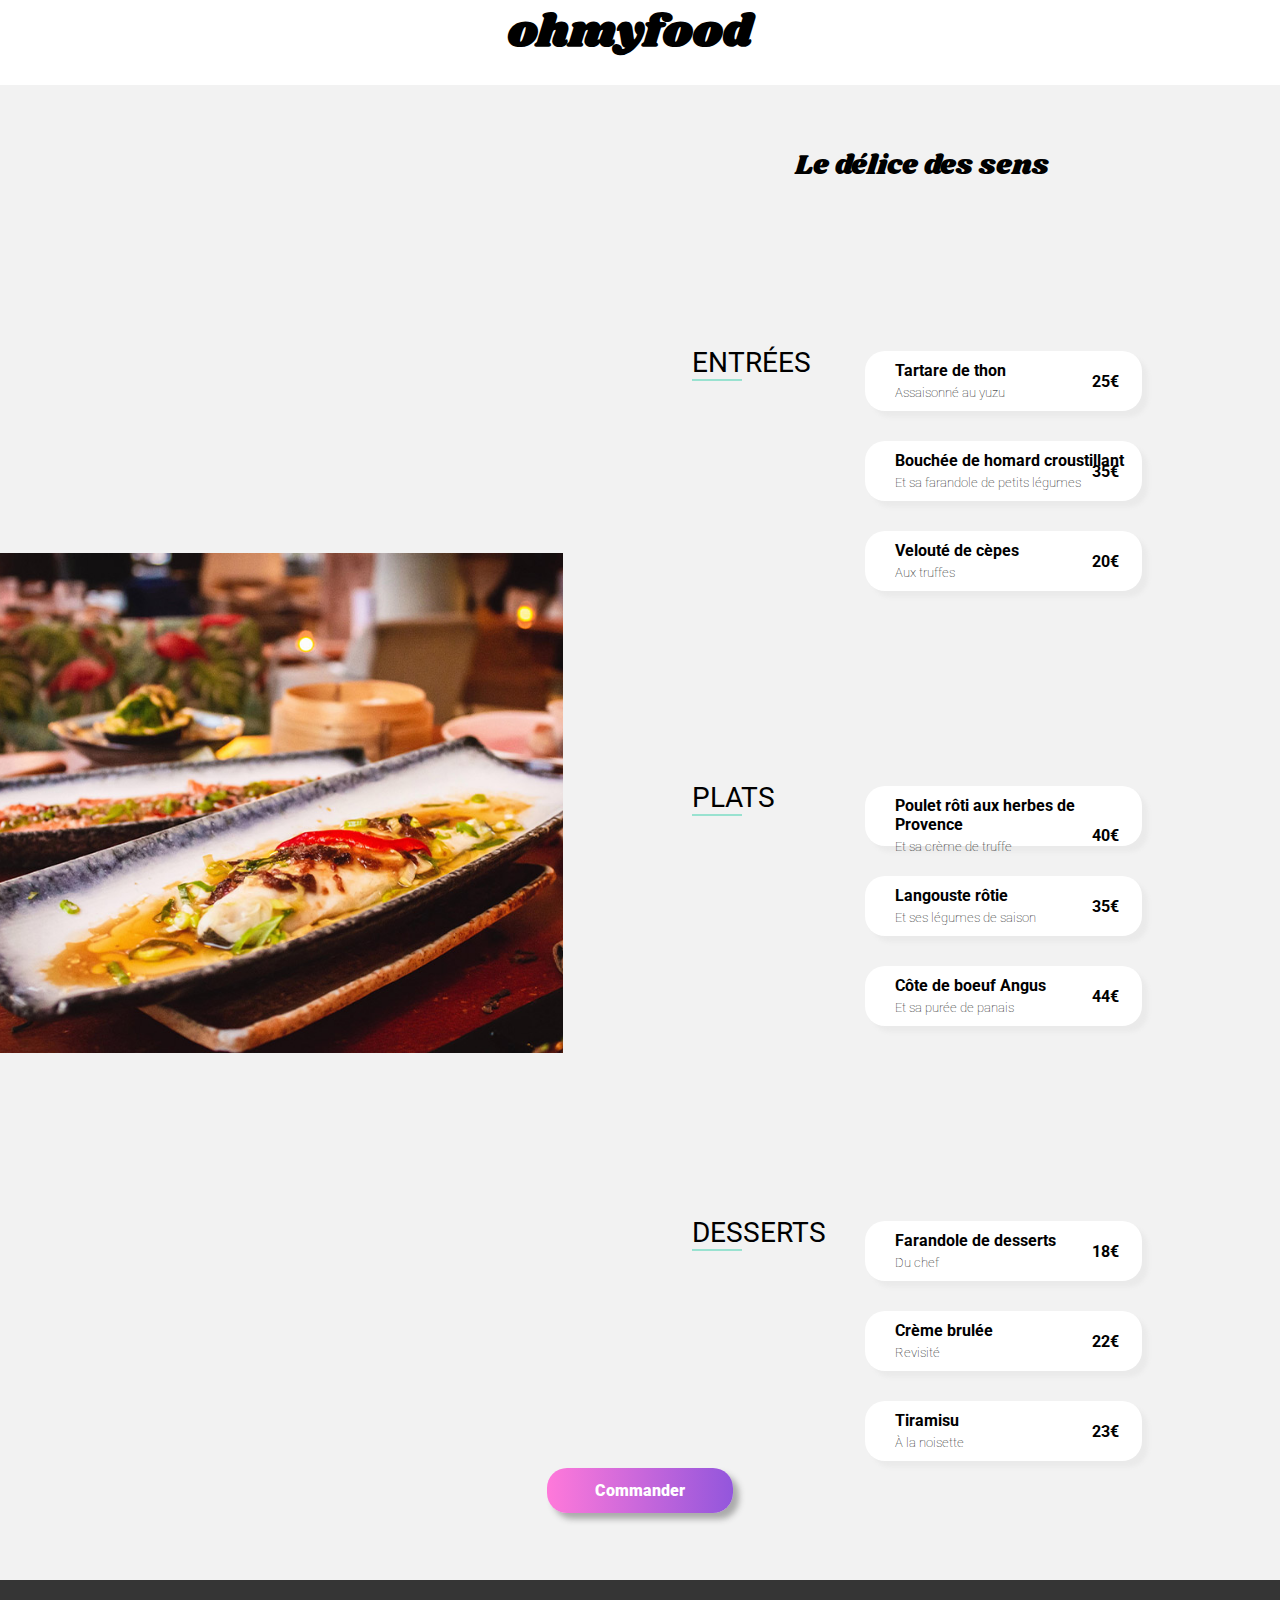
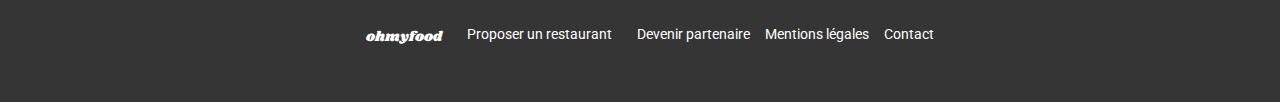
<file: délice.html>
<!DOCTYPE html>

<html lang="fr">

    <head>
        <meta charset="utf-8">
        <meta name="viewport" content="width=device-width, initial-scale=1" />
        <meta name="theme-color" content="#ffffff">
            <link rel="stylesheet" href="css/style2.css">
            <link rel="stylesheet" href="https://cdnjs.cloudflare.com/ajax/libs/font-awesome/5.15.1/css/all.min.css" integrity="sha512-+4zCK9k+qNFUR5X+cKL9EIR+ZOhtIloNl9GIKS57V1MyNsYpYcUrUeQc9vNfzsWfV28IaLL3i96P9sdNyeRssA==" crossorigin="anonymous" />
            <link href="https://fonts.googleapis.com/css2?family=Roboto&display=swap" rel="stylesheet">
            <link href="https://fonts.googleapis.com/css2?family=Roboto:ital,wght@1,100&display=swap" rel="stylesheet">
            <link href="https://fonts.googleapis.com/css2?family=Shrikhand&display=swap" rel="stylesheet">
            <link rel="preconnect" href="https://fonts.gstatic.com"> 
            <link href="https://fonts.googleapis.com/css2?family=Roboto:wght@100&display=swap" rel="stylesheet">
            <title> Le délice des sens </title>
            <link rel="apple-touch-icon" sizes="180x180" href="/apple-touch-icon.png">
            <link rel="icon" type="image/png" sizes="32x32" href="favicon/favicon-32x32.png">
            <link rel="icon" type="image/png" sizes="16x16" href="favicon/favicon-16x16.png">
            <link rel="manifest" href="favicon/site.webmanifest"> 
    </head>

    <body>
        <header>
            <div id="fleche">
                <a href="index.html"><i class="fas fa-arrow-left"></i></a>
            </div>
	        <div id="conteneur1">
                <h1>ohmyfood</h1>   
            </div>
        </header>

        <div id="placement">
        <div id="corps">
            <div id="image">
                <img src="images/louis2.jpg" alt="plat le delice des sens"/></div>                    
        </div>

	    <div id="conteneur2">
            <main>
				<h6> Le délice des sens </h6>
                    <div class="coeur"><a href="#">
                        <i class="far fa-heart"></i></a>
                    </div>

                <div class="filtres">

                    <div class="filtres2 menu">

                        <h2> <strong>ENTRÉES</strong> </h2>

                        <div class="partage">
                            <div class="barre"><i class="fas fa-check-circle"></i></div>                 
                                <p> <a href="#"><strong>Tartare de thon</strong></a></p>
                                    <h5>Assaisonné au yuzu</h5>
                                        <div class="prix">25€</div></div>

                        <div class="partage">
                            <div class="barre"><i class="fas fa-check-circle"></i></div>   
                                <p><a href="#"> <strong>Bouchée de homard croustillant </strong></a></p>
                                    <h5>Et sa farandole de petits légumes</h5>
                                        <div class="prix">35€</div></div>

                        <div class="partage">
                            <div class="barre"><i class="fas fa-check-circle"></i></div>   
                            <p><a href="#"> <strong>Velouté de cèpes </strong></a></p>
                                <h5>Aux truffes</h5>
                                    <div class="prix">20€</div></div>

                    </div>

                    <div class="filtres2 menu1">

                        <h2> <strong>PLATS</strong> </h2>

                        <div class="partage">
                            <div class="barre"><i class="fas fa-check-circle"></i></div> 
                                <p> <a href="#"><strong>Poulet rôti aux herbes de Provence </strong></a></p>
                                    <h5>Et sa crème de truffe</h5>
                                        <div class="prix">40€</div></div>

                        <div class="partage">
                            <div class="barre"><i class="fas fa-check-circle"></i></div>   
                                <p><a href="#"> <strong>Langouste rôtie </strong></a></p>
                                    <h5>Et ses légumes de saison</h5>
                                        <div class="prix">35€</div></div>

                        <div class="partage">
                            <div class="barre"><i class="fas fa-check-circle"></i></div> 
                                <p><a href="#"><strong>Côte de boeuf Angus</strong></a></p>
                                    <h5>Et sa purée de panais</h5>
                                        <div class="prix">44€</div></div>
                        </div>

                    <div class="filtres2 menu2">

                        <h2> <strong>DESSERTS</strong> </h2>

                        <div class="partage">
                            <div class="barre"><i class="fas fa-check-circle"></i></div>           
                                <p> <a href="#"><strong>Farandole de desserts</strong></a></p>
                                    <h5>Du chef</h5>
                                        <div class="prix">18€</div></div>

                        <div class="partage">
                            <div class="barre"><i class="fas fa-check-circle"></i></div>   
                                <p><a href="#"> <strong>Crème brulée </strong></a></p>
                                    <h5>Revisité</h5>
                                        <div class="prix">22€</div></div>

                        <div class="partage">
                            <div class="barre"><i class="fas fa-check-circle"></i></div> 
                                <p><a href="#"><strong>Tiramisu </strong></a></p>
                                    <h5>À la noisette</h5>
                                        <div class="prix">23€</div></div>
                    </div>
                </div>
            </main>
    </div>
    </div>
    <div id="conteneur3">

        <div id="bouton">
                <a class="explore" id="texte" href="#"><strong>Commander</strong></a>
        </div>
    </div>

    <footer>
            <div class="position">
                <div class="pflex">
                    <h4> ohmyfood </h4>
                </div>
                <div class="pflex">
                    <p><a href="#"><i class="fas fa-utensils"></i> Proposer un restaurant</a></p>
                </div>
                <div class="pflex">
                    <p><a href="#"><i class="fas fa-hands-helping"></i>Devenir partenaire</a></p>
                </div>
                <div class="pflex">
                    <p><a href="#">Mentions légales</a></p>
                </div>
                <div class="pflex">
                    <p><a href="mailto:contact@ohmyfood.fr">Contact</a></p>
                </div>
            </div>
    </footer>

    </body>

</html>
</file>
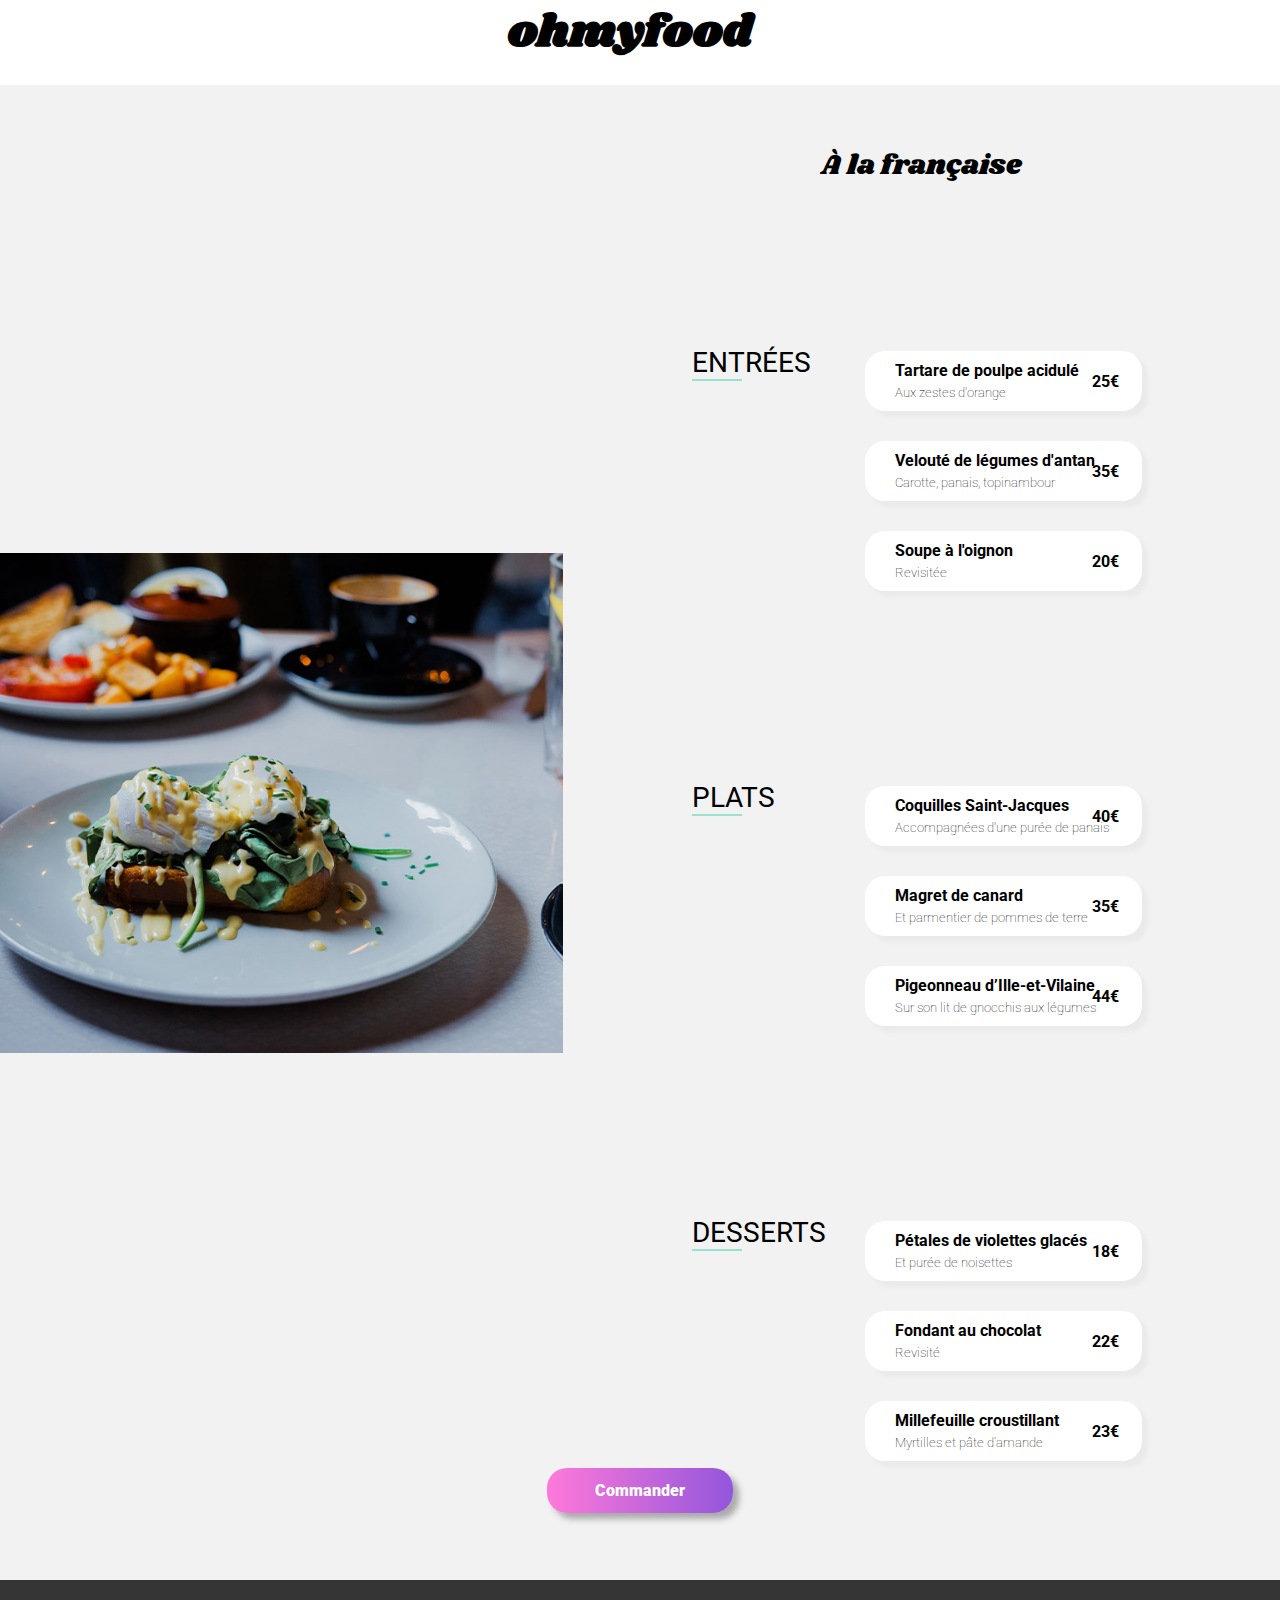
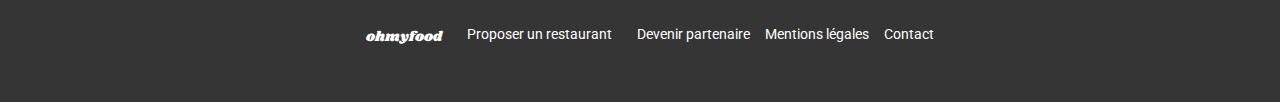
<file: francaise.html>
<!DOCTYPE html>

<html lang="fr">

    <head>
        <meta charset="utf-8">
        <meta name="viewport" content="width=device-width, initial-scale=1" />
        <meta name="theme-color" content="#ffffff">
            <link rel="stylesheet" href="css/style2.css">
            <link rel="stylesheet" href="https://cdnjs.cloudflare.com/ajax/libs/font-awesome/5.15.1/css/all.min.css" integrity="sha512-+4zCK9k+qNFUR5X+cKL9EIR+ZOhtIloNl9GIKS57V1MyNsYpYcUrUeQc9vNfzsWfV28IaLL3i96P9sdNyeRssA==" crossorigin="anonymous" />
            <link href="https://fonts.googleapis.com/css2?family=Roboto&display=swap" rel="stylesheet">
            <link href="https://fonts.googleapis.com/css2?family=Roboto:ital,wght@1,100&display=swap" rel="stylesheet">
            <link href="https://fonts.googleapis.com/css2?family=Shrikhand&display=swap" rel="stylesheet">
            <link rel="preconnect" href="https://fonts.gstatic.com"> 
            <link href="https://fonts.googleapis.com/css2?family=Roboto:wght@100&display=swap" rel="stylesheet">
            <title> A la française </title>
            <link rel="apple-touch-icon" sizes="180x180" href="/apple-touch-icon.png">
            <link rel="icon" type="image/png" sizes="32x32" href="favicon/favicon-32x32.png">
            <link rel="icon" type="image/png" sizes="16x16" href="favicon/favicon-16x16.png">
            <link rel="manifest" href="favicon/site.webmanifest"> 
    </head>

    <body>
        <header>
            <div id="fleche">
                <a href="index.html"><i class="fas fa-arrow-left"></i></a>
            </div>
	        <div id="conteneur1">
                <h1>ohmyfood</h1>   
            </div>
        </header>

        <div id="placement">
        <div id="corps">
            <div id="image">
                <img src="images/toa2.jpg" alt="plat a la francaise"/></div>                    
            </div>

	    <div id="conteneur2">
            <main>
				<h6> À la française </h6>
                    <div class="coeur"><a href="#">
                        <i class="far fa-heart"></i></a>
                    </div>

                <div class="filtres">

                    <div class="filtres2 menu">

                        <h2> <strong>ENTRÉES</strong> </h2>

                        <div class="partage">
                            <div class="barre"><i class="fas fa-check-circle"></i></div>               
                                <p> <a href="#"><strong>Tartare de poulpe acidulé</strong></a></p>
                                    <h5>Aux zestes d'orange</h5>
                                        <div class="prix">25€</div></div>

                        <div class="partage">
                            <div class="barre"><i class="fas fa-check-circle"></i></div> 
                                <p><a href="#"> <strong>Velouté de légumes d'antan</strong></a></p>
                                    <h5>Carotte, panais, topinambour</h5>
                                        <div class="prix">35€</div></div>

                        <div class="partage">
                            <div class="barre"><i class="fas fa-check-circle"></i></div>  
                                <p><a href="#"> <strong>Soupe à l'oignon</strong></a></p>
                                    <h5>Revisitée</h5>
                                        <div class="prix">20€</div></div>

                    </div>

                    <div class="filtres2 menu1">

                        <h2> <strong>PLATS</strong> </h2>

                        <div class="partage">
                            <div class="barre"><i class="fas fa-check-circle"></i></div> 
                                <p> <a href="#"><strong>Coquilles Saint-Jacques</strong></a></p>
                                    <h5>Accompagnées d'une purée de panais</h5>
                                        <div class="prix">40€</div></div>

                        <div class="partage">
                            <div class="barre"><i class="fas fa-check-circle"></i></div> 
                                <p><a href="#"> <strong>Magret de canard</strong></a></p>
                                    <h5>Et parmentier de pommes de terre</h5>
                                        <div class="prix">35€</div></div>

                        <div class="partage">
                            <div class="barre"><i class="fas fa-check-circle"></i></div> 
                                <p><a href="#"><strong>Pigeonneau d’Ille-et-Vilaine </strong></a></p>
                                    <h5>Sur son lit de gnocchis aux légumes</h5>
                                        <div class="prix">44€</div></div>
                    </div>

                    <div class="filtres2 menu2">

                        <h2> <strong>DESSERTS</strong> </h2>

                        <div class="partage">
                            <div class="barre"><i class="fas fa-check-circle"></i></div>    
                                <p> <a href="#"><strong>Pétales de violettes glacés</strong></a></p>
                                    <h5>Et purée de noisettes</h5>
                                        <div class="prix">18€</div></div>

                        <div class="partage">
                            <div class="barre"><i class="fas fa-check-circle"></i></div> 
                                <p><a href="#"> <strong>Fondant au chocolat</strong></a></p>
                                    <h5>Revisité</h5>
                                        <div class="prix">22€</div></div>

                        <div class="partage">
                            <div class="barre"><i class="fas fa-check-circle"></i></div> 
                                <p><a href="#"><strong>Millefeuille croustillant</strong></a></p>
                                    <h5>Myrtilles et pâte d’amande</h5>
                                        <div class="prix">23€</div></div>
                    </div>
                </div>
            </main>
        </div>
        </div>

    <div id="conteneur3">

        <div id="bouton">
                <a class="explore" id="texte" href="#"><strong>Commander</strong></a>
        </div>
    </div>

    <footer>
        <div class="position">
            <div class="pflex">
                <h4> ohmyfood </h4>
            </div>
            <div class="pflex">
                <p><a href="#"><i class="fas fa-utensils"></i> Proposer un restaurant</a></p>
            </div>
            <div class="pflex">
                <p><a href="#"><i class="fas fa-hands-helping"></i>Devenir partenaire</a></p>
            </div>
            <div class="pflex">
                <p><a href="#">Mentions légales</a></p>
            </div>
            <div class="pflex">
                <p><a href="mailto:contact@ohmyfood.fr">Contact</a></p>
            </div>
        </div>
    </footer>

    </body>

</html>
</file>
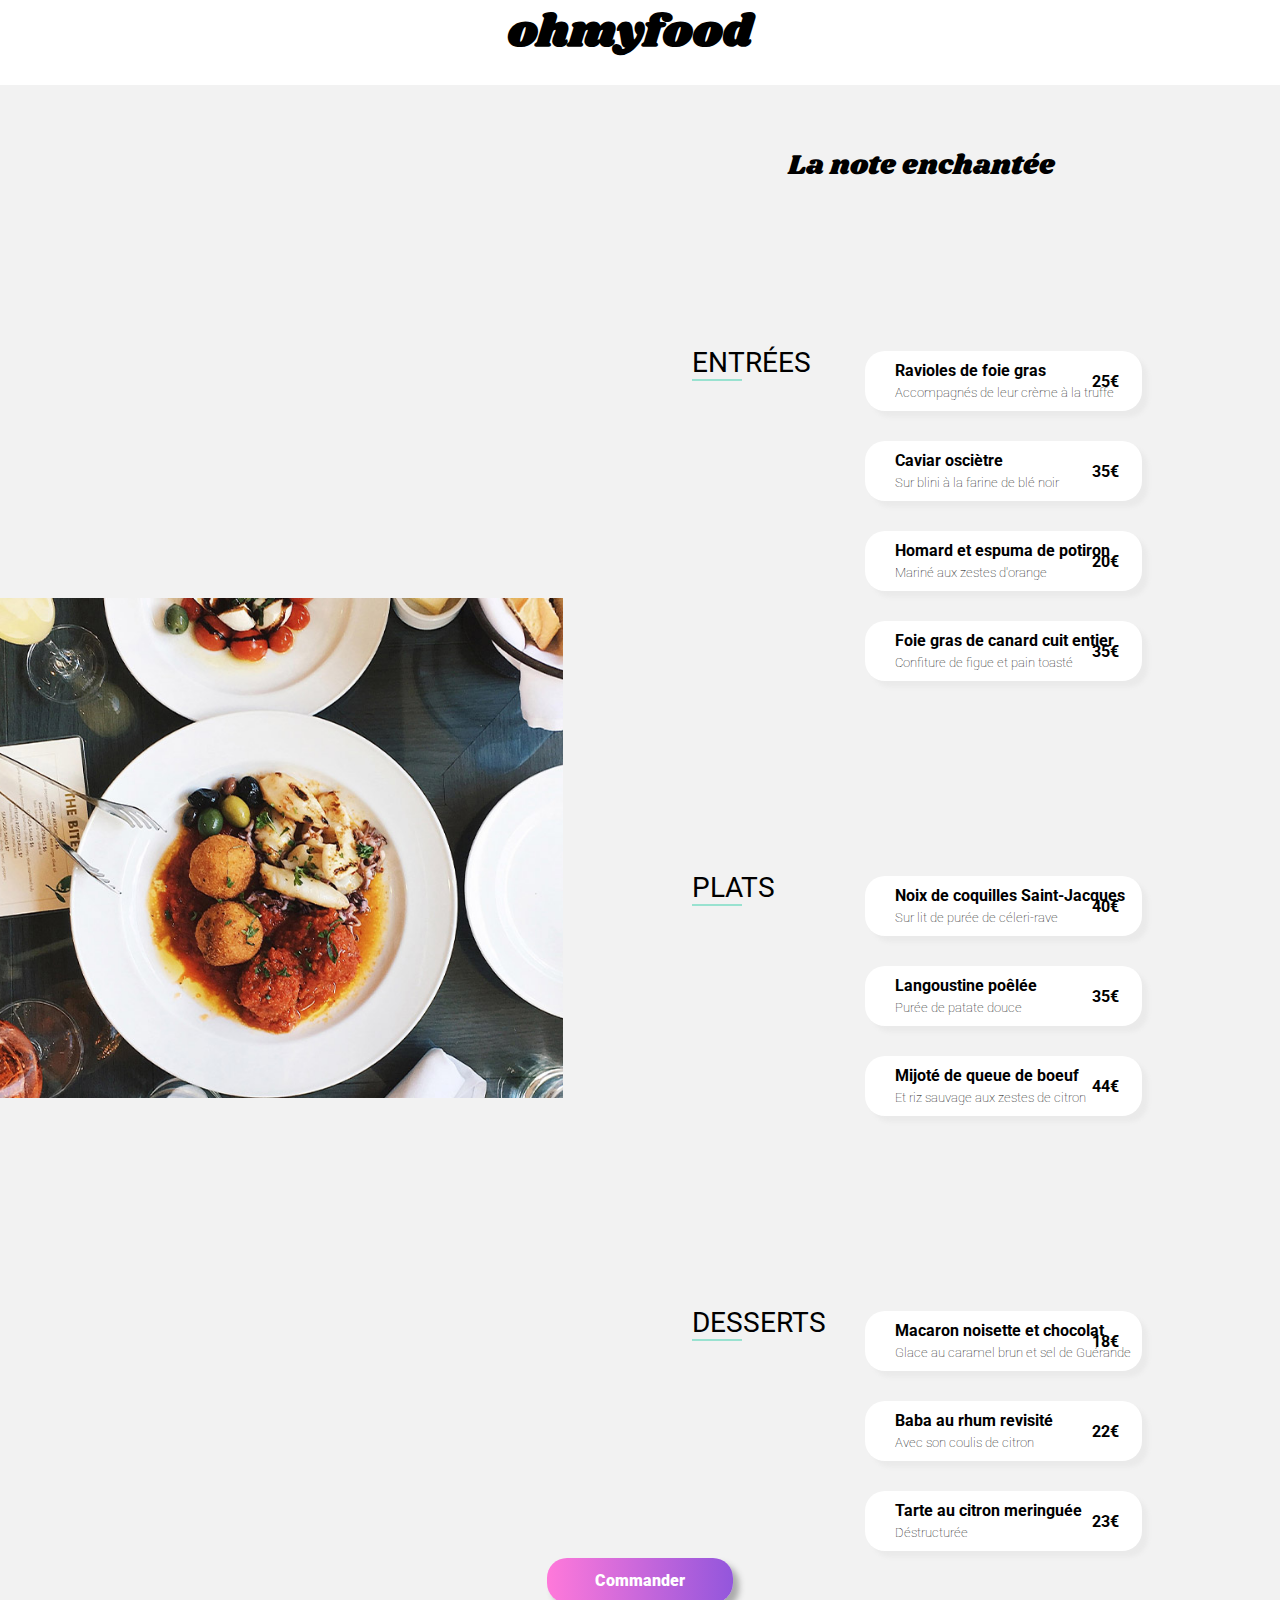
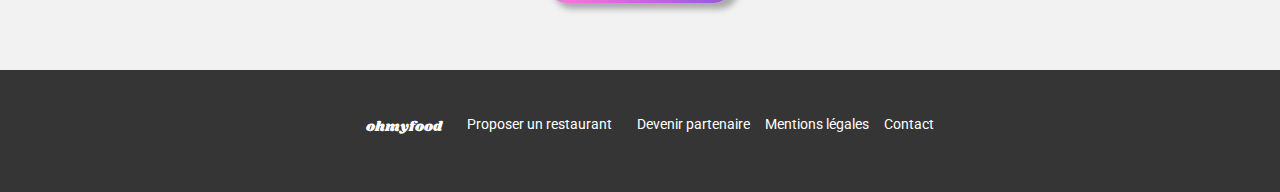
<file: note.html>
<!DOCTYPE html>

<html lang="fr">

    <head>
        <meta charset="utf-8">
        <meta name="viewport" content="width=device-width, initial-scale=1" />
        <meta name="theme-color" content="#ffffff">
            <link rel="stylesheet" href="css/style2.css">
            <link rel="stylesheet" href="https://cdnjs.cloudflare.com/ajax/libs/font-awesome/5.15.1/css/all.min.css" integrity="sha512-+4zCK9k+qNFUR5X+cKL9EIR+ZOhtIloNl9GIKS57V1MyNsYpYcUrUeQc9vNfzsWfV28IaLL3i96P9sdNyeRssA==" crossorigin="anonymous" />
            <link href="https://fonts.googleapis.com/css2?family=Roboto&display=swap" rel="stylesheet">
            <link href="https://fonts.googleapis.com/css2?family=Roboto:ital,wght@1,100&display=swap" rel="stylesheet">
            <link href="https://fonts.googleapis.com/css2?family=Shrikhand&display=swap" rel="stylesheet">
            <link rel="preconnect" href="https://fonts.gstatic.com"> 
            <link href="https://fonts.googleapis.com/css2?family=Roboto:wght@100&display=swap" rel="stylesheet">
            <title> La note enchantée </title>
            <link rel="apple-touch-icon" sizes="180x180" href="/apple-touch-icon.png">
            <link rel="icon" type="image/png" sizes="32x32" href="favicon/favicon-32x32.png">
            <link rel="icon" type="image/png" sizes="16x16" href="favicon/favicon-16x16.png">
            <link rel="manifest" href="favicon/site.webmanifest"> 
    </head>

    <body>
        <header>
            <div id="fleche">
                <a href="index.html"><i class="fas fa-arrow-left"></i></a>
            </div>
	        <div id="conteneur1">
                <h1>ohmyfood</h1>   
            </div>
        </header>

        <div id="placement">
        <div id="corps">
            <div id="image">
                <img src="images/stil2.jpg" alt="plat la note enchantee"/></div>
            </div>

	    <div id="conteneur2">

            <main>
				<h6> La note enchantée </h6>
                    <div class="coeur"><a href="#">
                        <i class="far fa-heart"></i></a>
                    </div>

                <div class="filtres">

                    <div class="filtres2 menu">

                        <h2> <strong>ENTRÉES</strong> </h2>

                        <div class="partage">
                            <div class="barre"><i class="fas fa-check-circle"></i></div>                 
                                <p> <a href="#"><strong>Ravioles de foie gras</strong></a></p>
                                    <h5>Accompagnés de leur crème à la truffe</h5>
                                    <div class="prix">25€</div></div>


                        <div class="partage">
                            <div class="barre"><i class="fas fa-check-circle"></i></div>   
                                <p><a href="#"> <strong>Caviar osciètre </strong></a></p>
                                    <h5>Sur blini à la farine de blé noir</h5>
                                        <div class="prix">35€</div></div>


                        <div class="partage">
                         <div class="barre"><i class="fas fa-check-circle"></i></div>   
                                <p><a href="#"> <strong>Homard et espuma de potiron</strong></a></p>
                                    <h5>Mariné aux zestes d'orange</h5>
                                        <div class="prix">20€</div></div>

                        <div class="partage">
                            <div class="barre"><i class="fas fa-check-circle"></i></div> 
                                <p><a href="#"><strong>Foie gras de canard cuit entier</strong></a></p>
                                    <h5>Confiture de figue et pain toasté</h5>
                                        <div class="prix">35€</div></div>
                    </div>

                    <div class="filtres2 menu1">

                        <h2> <strong>PLATS</strong> </h2>

                        <div class="partage">
                            <div class="barre"><i class="fas fa-check-circle"></i></div> 
                                <p> <a href="#"><strong>Noix de coquilles Saint-Jacques</strong></a></p>
                                    <h5>Sur lit de purée de céleri-rave</h5>
                                        <div class="prix">40€</div></div>


                        <div class="partage">
                            <div class="barre"><i class="fas fa-check-circle"></i></div>   
                                <p><a href="#"> <strong>Langoustine poêlée</strong></a></p>
                                    <h5>Purée de patate douce</h5>
                                        <div class="prix">35€</div></div>


                        <div class="partage">
                            <div class="barre"><i class="fas fa-check-circle"></i></div> 
                                <p><a href="#"><strong>Mijoté de queue de boeuf </strong></a></p>
                                    <h5> Et riz sauvage aux zestes de citron</h5>
                                        <div class="prix">44€</div></div>
                    </div>

                    <div class="filtres2 menu2">

                        <h2> <strong>DESSERTS</strong> </h2>

                        <div class="partage">
                            <div class="barre"><i class="fas fa-check-circle"></i></div>           
                                <p> <a href="#"><strong>Macaron noisette et chocolat</strong></a></p>
                                    <h5>Glace au caramel brun et sel de Guérande</h5>
                                        <div class="prix">18€</div></div>

                        <div class="partage">
                            <div class="barre"><i class="fas fa-check-circle"></i></div>   
                                <p><a href="#"> <strong>Baba au rhum revisité </strong></a></p>
                                    <h5>Avec son coulis de citron</h5>
                                        <div class="prix">22€</div></div>

                        <div class="partage">
                            <div class="barre"><i class="fas fa-check-circle"></i></div> 
                                <p><a href="#"><strong> Tarte au citron meringuée </strong></a></p>
                                    <h5>Déstructurée</h5>
                                        <div class="prix">23€</div></div>
                        </div>
                </div>
             </main>
        </div>
        </div>

    <div id="conteneur3">

        <div id="bouton">
                <a class="explore" id="texte" href="#"><strong>Commander</strong></a>
        </div>
    </div>

    <footer>
        <div class="position">
            <div class="pflex">
                <h4> ohmyfood </h4>
            </div>
            <div class="pflex">
                <p><a href="#"><i class="fas fa-utensils"></i> Proposer un restaurant</a></p>
            </div>
            <div class="pflex">
                <p><a href="#"><i class="fas fa-hands-helping"></i>Devenir partenaire</a></p>
            </div>
            <div class="pflex">
                <p><a href="#">Mentions légales</a></p>
            </div>
            <div class="pflex">
                <p><a href="mailto:contact@ohmyfood.fr">Contact</a></p>
            </div>
        </div>
    </footer>

    </body>

</html>
</file>
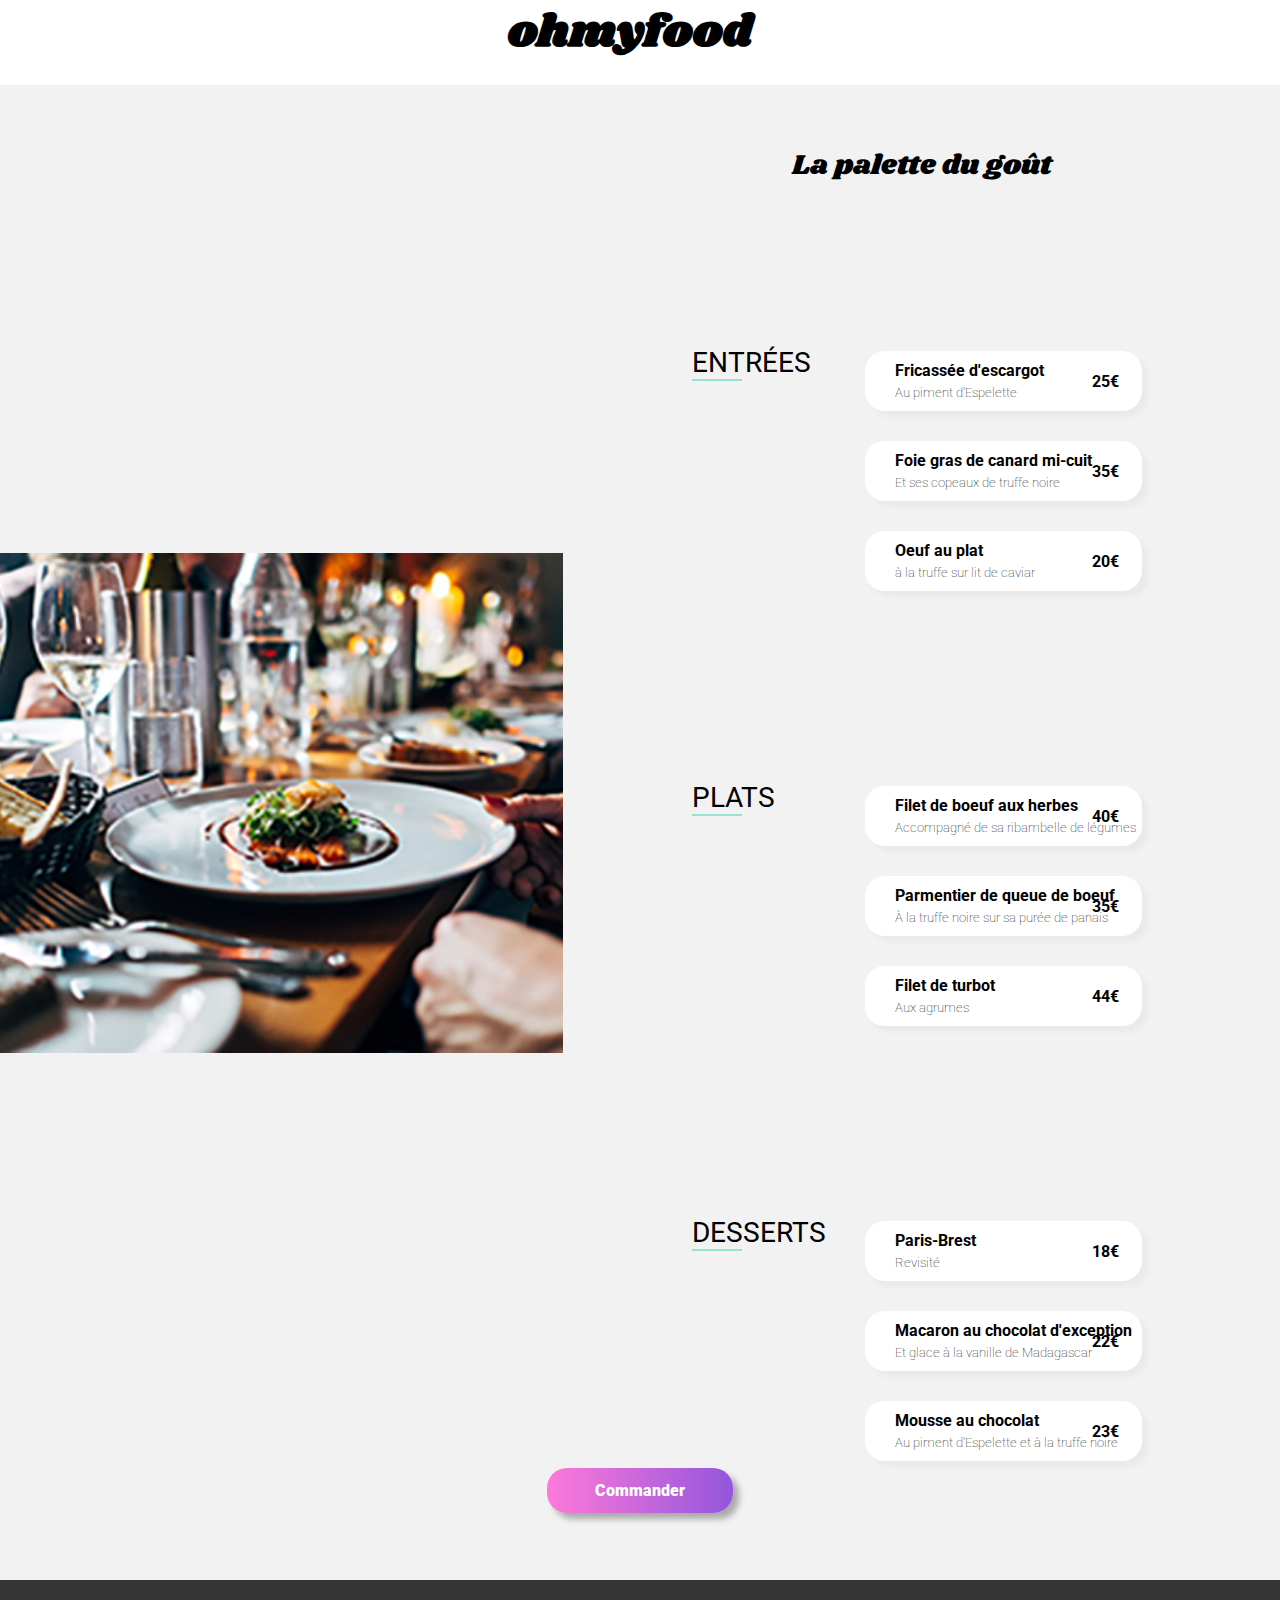
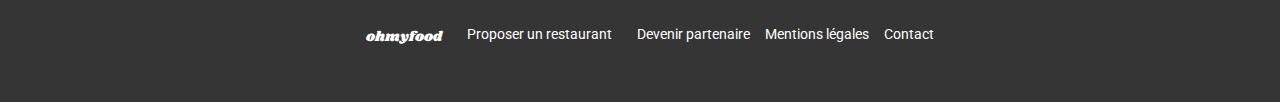
<file: palette.html>
<!DOCTYPE html>

<html lang="fr">

    <head>
        <meta charset="utf-8">
        <meta name="viewport" content="width=device-width, initial-scale=1" />
        <meta name="theme-color" content="#ffffff">
            <link rel="stylesheet" href="css/style2.css">
            <link rel="stylesheet" href="https://cdnjs.cloudflare.com/ajax/libs/font-awesome/5.15.1/css/all.min.css" integrity="sha512-+4zCK9k+qNFUR5X+cKL9EIR+ZOhtIloNl9GIKS57V1MyNsYpYcUrUeQc9vNfzsWfV28IaLL3i96P9sdNyeRssA==" crossorigin="anonymous" />
            <link href="https://fonts.googleapis.com/css2?family=Roboto&display=swap" rel="stylesheet">
            <link href="https://fonts.googleapis.com/css2?family=Roboto:ital,wght@1,100&display=swap" rel="stylesheet">
            <link href="https://fonts.googleapis.com/css2?family=Shrikhand&display=swap" rel="stylesheet">
            <link rel="preconnect" href="https://fonts.gstatic.com"> 
            <link href="https://fonts.googleapis.com/css2?family=Roboto:wght@100&display=swap" rel="stylesheet">
            <title> la palette du goût </title>
            <link rel="apple-touch-icon" sizes="180x180" href="/apple-touch-icon.png">
            <link rel="icon" type="image/png" sizes="32x32" href="favicon/favicon-32x32.png">
            <link rel="icon" type="image/png" sizes="16x16" href="favicon/favicon-16x16.png">
            <link rel="manifest" href="favicon/site.webmanifest"> 
    </head>

    <body>
        
        <header>
            <div id="fleche">
                <a href="index.html"><i class="fas fa-arrow-left"></i></a>
            </div>
            <div id="conteneur1">
                <h1>ohmyfood</h1>   
            </div>
        </header>

        <div id="placement">
        <div id="corps">
                <div id="image">
                    <img src="images/jay2.jpg" alt="plat la palette du gout"/></div>                    
                </div>

        <div id="conteneur2">
            <main>
                <h6> La palette du goût</h6>
                    <div class="coeur"><a href="#">
                        <i class="far fa-heart"></i></a>
                    </div>

                    <div class="filtres">
         
                        <div class="filtres2 menu">

                            <h2> <strong>ENTRÉES</strong> </h2>

                            <div class="partage">
                                <div class="barre"><i class="fas fa-check-circle"></i></div>                
                                    <p> <a href="#"><strong>Fricassée d'escargot</strong></a></p>
                                        <h5>Au piment d'Espelette</h5>
                                            <div class="prix">25€</div></div>
                            

                            <div class="partage"> 
                                <div class="barre"><i class="fas fa-check-circle"></i></div>  
                                    <p><a href="#"> <strong>Foie gras de canard mi-cuit</strong></a></p> 
                                        <h5>Et ses copeaux de truffe noire</h5>
                                            <div class="prix">35€</div></div>
                        

                            <div class="partage">
                                <div class="barre"><i class="fas fa-check-circle"></i></div> 
                                    <p><a href="#"><strong> Oeuf au plat</strong></a></p>
                                        <h5> à la truffe sur lit de caviar</h5>
                                            <div class="prix">20€</div></div>
                            

                        </div>

                        <div class="filtres2 menu1">

                            <h2> <strong>PLATS</strong> </h2>

                            <div class="partage">
                                <div class="barre"><i class="fas fa-check-circle"></i></div> 
                                    <p> <a href="#"><strong>Filet de boeuf aux herbes</strong></a></p>
                                        <h5>Accompagné de sa ribambelle de légumes</h5>
                                            <div class="prix">40€</div></div>
                           

                            <div class="partage">
                                <div class="barre"><i class="fas fa-check-circle"></i></div>   
                                    <p><a href="#"> <strong>Parmentier de queue de boeuf</strong></a></p>
                                        <h5>À la truffe noire sur sa purée de panais</h5>
                                            <div class="prix">35€</div></div>
                          

                            <div class="partage">
                                <div class="barre"><i class="fas fa-check-circle"></i></div> 
                                    <p><a href="#"><strong>Filet de turbot</strong></a></p> 
                                        <h5>Aux agrumes</h5>
                                            <div class="prix">44€</div></div>
                          
                        </div>

                        <div class="filtres2 menu2">

                            <h2> <strong>DESSERTS</strong> </h2>

                            <div class="partage">
                                <div class="barre"><i class="fas fa-check-circle"></i></div>           
                                    <p> <a href="#"><strong>Paris-Brest</strong></a></p>
                                        <h5> Revisité</h5>
                                            <div class="prix">18€</div></div>
                            

                            <div class="partage">
                                <div class="barre"><i class="fas fa-check-circle"></i></div>   
                                    <p><a href="#"> <strong>Macaron au chocolat d'exception</strong></a></p> 
                                        <h5>Et glace à la vanille de Madagascar</h5>
                                            <div class="prix">22€</div></div>
                          

                            <div class="partage">
                                <div class="barre"><i class="fas fa-check-circle"></i></div> 
                                    <p><a href="#"><strong> Mousse au chocolat</strong></a></p>  
                                        <h5>Au piment d'Espelette et à la truffe noire</h5>
                                            <div class="prix">23€</div></div>
                           
                        </div>

                    </div>
            </main>
        </div>
        </div>

        <div id="conteneur3">
            <div id="bouton">
                <a class="explore" id="texte" href="#"><strong>Commander</strong></a>
            </div>
        </div>

    <footer>
        <div class="position">
            <div class="pflex">
                <h4> ohmyfood </h4>
            </div>
            <div class="pflex">
                <p><a href="#"><i class="fas fa-utensils"></i> Proposer un restaurant</a></p>
            </div>
            <div class="pflex">
                <p><a href="#"><i class="fas fa-hands-helping"></i>Devenir partenaire</a></p>
            </div>
            <div class="pflex">
                <p><a href="#">Mentions légales</a></p>
            </div>
            <div class="pflex">
                <p><a href="mailto:contact@ohmyfood.fr">Contact</a></p>
            </div>
        </div>
    </footer>

    </body>

</html>
</file>
<file: css/style.css>
.loader-container {
  position: fixed;
  top: 0;
  left: 0;
  z-index: 999;
  width: 100%;
  height: 100%;
  background: #9356DC;
  text-align: center;
  animation: disparition 2s linear;
  -webkit-animation: disparition 2s linear;
  animation-fill-mode: forwards; }
  .loader-container p {
    text-align: center;
    color: white; }

@keyframes disparition {
  30% {
    opacity: 1; }
  100% {
    opacity: 0;
    position: relative; } }
@-webkit-keyframes disparition {
  30% {
    opacity: 1; }
  100% {
    opacity: 0;
    position: relative; } }
#loader {
  position: absolute;
  display: inline-block;
  margin: 20px 0 0 -20px;
  width: 50px;
  height: 50px;
  border: 3px solid rgba(255, 255, 255, 0.3);
  border-radius: 50%;
  border-top-color: #fff;
  animation: rotation 1s ease-in-out infinite;
  -webkit-animation: rotation 1s ease-in-out infinite; }

@keyframes rotation {
  to {
    -webkit-transform: rotate(360deg); } }
@-webkit-keyframes rotation {
  to {
    -webkit-transform: rotate(360deg); } }
* {
  padding: 0;
  margin: 0;
  box-sizing: border-box;
  font-family: 'Roboto', sans-serif; }

a {
  text-decoration: none;
  cursor: pointer;
  color: black; }
  a:hover {
    color: #353535; }

.fa-heart {
  color: #eaeaea;
  background: white;
  border-radius: 50%;
  padding: 0.7em; }

.fa-heart::before {
  content: "";
  font-weight: bold; }

.fa-heart:hover::before {
  background: linear-gradient(to right, #FF79DA, #9356DC);
  -webkit-background-clip: text;
  -webkit-text-fill-color: transparent;
  cursor: pointer;
  animation: fondu 1s ease-in-out; }

@keyframes fondu {
  0% {
    opacity: 0; }
  50% {
    opacity: 0.5; }
  100% {
    opacity: 1; } }
#logo {
  display: none; }

.bouton1 {
  background: #eaeaea; }

input::placeholder {
  font-weight: bold;
  padding: 5px;
  font-weight: 600;
  color: black;
  text-align: center; }

input:focus::placeholder {
  opacity: 10%; }

input {
  border: 1px solid #eaeaea; }

article {
  margin-top: -30px;
  background: #F2F2F2;
  padding: 40px 0 30px 0;
  text-align: center; }

article .restaurant {
  text-align: left; }

.position {
  display: flex;
  justify-content: center;
  padding: 2%; }
  .position a {
    color: white; }
  .position a:hover {
    color: #FF79DA; }

#conteneur1 {
  width: 100%;
  text-align: center; }

h1 {
  margin: 10px 0 10px 0;
  font-size: 45px;
  font-family: 'Shrikhand', cursive; }

.info {
  width: 100%;
  display: flex;
  justify-content: center;
  margin: 30px 0px 30px 0px;
  padding: 10px 0px 10px 0px;
  background: #eaeaea;
  box-shadow: inset 0px 2px 2px grey; }
  .info .fas {
    margin: -2px 0 0 -30px;
    color: black; }

h2 {
  font-size: 30px;
  text-align: center; }

h6 {
  font-size: 18px;
  font-weight: 400;
  text-align: center;
  padding-top: 10px; }

h5 {
  font-size: 14px;
  font-weight: 400;
  margin: -5px 0 0 10px; }

#bouton {
  text-align: center;
  margin: 40px 0 40px 0;
  transform: scale(1);
  transition: transform 400ms; }
  #bouton:hover {
    transform: scale(1.15); }

.explore {
  background: linear-gradient(to right, #FF79DA, #9356DC);
  color: white;
  font-size: 16px;
  font-weight: bold;
  width: 230px;
  margin-top: 30px;
  padding: 13px 25px;
  border-radius: 20px;
  box-shadow: 6px 6px 6px #aaaaaa;
  text-decoration: none; }
  .explore:hover {
    color: white;
    background: #fface8;
    box-shadow: 6px 6px 6px #777777; }

#conteneur2 {
  width: 100%; }
  #conteneur2 p {
    text-align: center; }

.filtres {
  margin: 30px 0 0 25px; }

.filtres2 {
  display: flex;
  justify-content: space-around;
  margin: 20px 0 50px 0; }
  .filtres2 p {
    font-size: 16px; }

.partage {
  cursor: pointer; }
  .partage .fas {
    position: absolute;
    color: grey;
    width: 50px;
    height: 50px;
    margin: 15px 0 0 40px;
    padding-top: 3px;
    text-align: center;
    line-height: 45px;
    font-size: 18px; }
  .partage p {
    border: 3px solid #F2F2F2;
    background: #F2F2F2;
    border-radius: 20px;
    box-shadow: 6px 6px 6px #aaaaaa;
    padding: 20px 20px 20px 40px;
    margin-top: 5px;
    width: 320px; }
  .partage:hover p {
    background: #e4d5f6;
    border: 3px solid #e4d5f6; }
  .partage:hover a {
    color: black; }
  .partage:hover .fas {
    color: #9356DC; }

.etape {
  position: absolute;
  background: #9356DC;
  color: white;
  margin: 27px 0 0 -10px;
  padding-top: 3px;
  height: 25px;
  width: 25px;
  text-align: center;
  border-radius: 100px; }

#conteneur3 {
  width: 100%;
  display: flex;
  overflow: hidden;
  background: #F2F2F2;
  justify-content: space-around;
  padding: 40px 0 20px 0; }
  #conteneur3 h2 {
    text-align: center; }

#menu {
  margin: 10px 25px 10px 25px;
  border-radius: 10px;
  width: 100%; }

.dFlex {
  display: flex;
  flex-wrap: nowrap; }

.new {
  position: relative;
  padding: 5px 75px 5px 15px;
  margin: -70% 30px 0 75%;
  color: green;
  font-weight: bold;
  background: #99E2D0; }

.restaurant {
  margin: 2%;
  width: 33.33%;
  margin-left: -5px;
  border-radius: 10px;
  background: white;
  box-shadow: 6px 6px 6px #aaaaaa;
  padding: 0 0 10px 0;
  animation: cartemenu 3s; }
  .restaurant .fas {
    font-size: 25px;
    margin-left: -15px; }

@keyframes cartemenu {
  0% {
    transform: translateX(100px);
    opacity: 0; }
  100% {
    transform: translateX(0px);
    opacity: 1; } }
.menu1 {
  animation: cartemenu 3s;
  animation-delay: 500ms; }

@keyframes cartemenu {
  0% {
    transform: translateX(100px);
    opacity: 0; }
  100% {
    transform: translateX(0px);
    opacity: 1; } }
.menu2 {
  animation: cartemenu 3s;
  animation-delay: 1000ms; }

@keyframes cartemenu {
  0% {
    transform: translateX(100px);
    opacity: 0; }
  100% {
    transform: translateX(0px);
    opacity: 1; } }
.menu3 {
  animation: cartemenu 3s;
  animation-delay: 1500ms; }

@keyframes cartemenu {
  0% {
    transform: translateX(100px);
    opacity: 0; }
  100% {
    transform: translateX(0px);
    opacity: 1; } }
img {
  width: 100%;
  border-radius: 10px 10px 0px 0px; }

.fond_image {
  background: white;
  display: inline-block; }

.fond_image img {
  -moz-transition: opacity 0.7s;
  -webkit-transition: opacity 0.7s;
  -o-transition: opacity 0.7s; }

.fond_image img:hover {
  opacity: 0.5;
  -moz-transition: opacity 0.5s;
  -webkit-transition: opacity 0.5s;
  -o-transition: opacity 0.5s; }

p {
  font-size: 18px;
  line-height: 25px;
  padding: 10px 0 10px 10px; }

.coeur {
  margin-top: -40px;
  width: 5%;
  padding-left: 85%; }

footer {
  width: 100%;
  background: #353535;
  color: white;
  padding: 20px 0 20px 0; }
  footer h4 {
    font-size: 14px;
    font-weight: 500;
    font-family: 'Shrikhand', cursive;
    margin: 5px 0 0 5px;
    margin-bottom: 10px; }
  footer p {
    font-size: 14px;
    padding: 0; }

.pflex {
  color: white;
  display: flex;
  justify-content: center;
  align-items: baseline;
  margin-left: 15px; }
  .pflexa:hover {
    color: #9356DC; }
  .pflex .fas {
    font-size: 12px;
    padding-right: 10px; }

@media screen and (max-width: 1250px) {
  .filtres2 {
    flex-wrap: wrap;
    width: 100%; }

  #menu {
    width: 90%; }

  #conteneur3 h2 {
    text-align: left;
    padding-bottom: 10px; }

  .position {
    flex-direction: column;
    align-items: flex-start; }

  .restaurant {
    height: 280px;
    margin: 2%; }

  .restaurant .fas {
    font-size: 25px;
    margin: 35px 0 0 -25px; }

  .restaurant .new {
    margin: 0 30px 0 50%;
    top: -230px; }

  .partage .fas {
    margin: 15px 0 0 30px; }
  .partage p {
    padding: 20px 10px 20px 10px; }

  h4 {
    padding-bottom: 10px; }

  .coeur {
    padding-left: 80%; } }
@media screen and (max-width: 950px) {
  h1 {
    font-size: 28px;
    font-family: 'Shrikhand', cursive;
    padding-top: 10px; }

  h2 {
    font-size: 20px;
    margin-bottom: 15px; }

  h6 {
    font-size: 14px; }

  .partage {
    display: table-column;
    margin: 2%; }
    .partage p {
      padding: 20px 10px 20px 30px; }

  #conteneur2 h2 {
    text-align: left; }

  .dFlex {
    flex-direction: column; }

  .restaurant {
    width: 95%;
    margin: 0 0 25px 15px;
    box-shadow: 6px 6px 6px  #aaaaaa; }
    .restaurant img {
      height: 200px; }

  .restaurant .fas {
    font-size: 25px;
    margin: -5px 0 0 -15px; }

  .restaurant .new {
    margin: 0 30px 0 70%;
    top: -250px; }

  h4 {
    margin-left: 10px; }

  .coeur {
    position: relative;
    padding-left: 85%; } }

/*# sourceMappingURL=style.css.map */
</file>
<file: A la française/css/styles.css>
* 
{
  padding: 0;
  margin: 0;
  box-sizing: border-box;
  font-family: 'Roboto', sans-serif; 
}
a 
{
  text-decoration: none;
  cursor: pointer;
  color: black; 
}
.position a
{
  color:white;
}
a:hover 
{
  color:#FF79DA;
}
header
{
  display: flex;
}
#fleche
{
  margin-left: 20px;
  margin-top: 15px;
}
#conteneur1 
{
  width: 100%;
  text-align: center;
  margin-bottom: 20px;
}
#conteneur1 img
{
  height: 50px;
  margin-left: -40px;
}
#image img
{
  margin:15%;
  width: 100%;
  max-height: 700px;
}
#image
{
  display: flex;
  width:75%;
  background: #F2F2F2;
}
#corps
{
  display:flex;
}
#conteneur2
{
  background:#F2F2F2;
  width:100%;
}
#conteneur2 h6
{
  text-align: center;
  font-size: 30px;
  font-family: Shrikhand,cursive;
  font-weight: bold;
  padding-top: 50px;
}
.far
{
  position:absolute;
  margin-left: 45%;
  margin-top: -25px;
}
#conteneur2 p
{
  text-align:left;
}
h2 
{
  margin-top: 90px;
  margin-left: 15%;
  font-size: 30px;
  text-align: left;
  text-decoration: underline #99E2D0;
}
.filtres 
{
  margin-top: 30px;
  margin-left: 25px;
}
.filtres2 
{
  display: flex;
  flex-direction: column;
  justify-content: center;
  margin-top: -70px; 
}
.partage  
{
  justify-content: center;
  border: 3px solid white;
  background:white;
  border-radius: 20px 20px 20px 20px;
  box-shadow: 6px 6px 6px grey;
  margin-top: 30px;
  margin-left: 40%;
  padding-left: 30px;
  padding-top: 10px;
  padding-bottom: 10px;
  width:40%;
}
.prix
{
  position: relative;
  margin-left: 76%;
  margin-top: -40px;
}
#conteneur3
{
background:#F2F2F2;
margin-top: -70px;
padding-top: 20px;
padding-bottom:80px;
}
#bouton
{
  text-align: center;
  margin-top: 10px;  
}
.explore
{
  background-color: #9356DC;
  color: white;
  width: 230px;
  margin-top: 30px;
  padding: 10px 40px;
  border-radius: 20px 20px 20px 20px;
  box-shadow:6px 6px 6px grey;
  text-decoration: none;   
}
footer 
{
  width: 100%;
  background:#353535;
  color:white;
  padding-top: 20px;
  padding-bottom: 20px;
}
.position
{
  display: flex;
  justify-content: center;
  padding: 2%;
}
.pflex p
{
  color:white;
}
.pflex
{
  display:flex;
  justify-content: center;
  margin-right: 20px;
  margin-left: 20px;
} 
.fas 
{
  margin-right: 10px;
} 
footer h4 
{
  font-size: 14px;
  font-family: 'Shrikhand', cursive;
}
footer p 
{
  font-size: 14px;
}
@media screen and (max-width: 1250px) 
{
 #conteneur1 img
{
  margin-top: 10px;
  margin-bottom: -10px;
  height: 25px;
} 
#corps
{
  display: flex;
  flex-direction: column;
  width:100%;
}
#image
{
  width: 100%;
}
#image img
{
  margin:0;
  width: 100%;
  max-height: 400px;
}
#conteneur2
{
  width: 100%;
  margin-top:-60px;
  border-radius: 30px 30px 0px 0px;
}
#conteneur2 h6 
{
  text-align: left;
  margin-left: 25px;
  font-size: 30px;
  font-weight: bold;
}
.far
{
  margin-left: 60%;
}
#conteneur2 h2
{
  text-align: left;
  font-size: 18px;
  margin-top: 30px;
  margin-left: 0px;
  margin-bottom: 80px;
}
.filtres2 
{
   flex-wrap: wrap;
   width: 100%;  
}
.partage  
{
  margin-left: 0px;
  margin-top: 15px;
  margin-bottom: 40px;
  width: 95%;

}
.partage p 
{
    padding-left: 5px;
    padding-right: 140px;
    font-size: 15px;
    line-height: 20px;
}
.prix
  {
    position: relative;
    margin-left: 85%;
    margin-top: -65px;
  }
#bouton
{
  margin-top: 110px;  
}
.position
{
  flex-direction: column;
  align-items: flex-start;
  line-height: 30px;
} 
}
</file>
<file: La note enchantée/css/style.css>
* {
  padding: 0;
  margin: 0;
  box-sizing: border-box;
  font-family: 'Roboto', sans-serif; }

a {
  text-decoration: none;
  cursor: pointer;
  color: black; }
  a:hover {
    color: #FF79DA; }

.position {
  display: flex;
  justify-content: center;
  padding: 2%; }
  .position a {
    color: white; }
    .position a:hover {
      color: #FF79DA; }

header {
  display: flex; }

#fleche {
  margin-left: 20px;
  margin-top: 15px; }

#conteneur1 {
  width: 100%;
  text-align: center;
  margin-bottom: 20px; }
  #conteneur1 img {
    height: 50px;
    margin-left: -40px; }

#image {
  display: flex;
  width: 75%;
  background: #F2F2F2; }
  #image img {
    margin: 15%;
    width: 100%;
    max-height: 750px; }

#corps {
  display: flex; }

#conteneur2 {
  background: #F2F2F2;
  width: 100%; }
  #conteneur2 h6 {
    text-align: center;
    font-size: 30px;
    font-family: Shrikhand,cursive;
    font-weight: bold;
    padding-top: 50px; }
  #conteneur2 p {
    text-align: left; }

.far {
  position: absolute;
  margin-left: 45%;
  margin-top: -25px; }

h2 {
  margin-top: 90px;
  margin-left: 15%;
  font-size: 28px;
  font-style: italic;
  text-align: left; }
  h2:hover {
    border-bottom: 2px solid #99E2D0;
    padding-bottom: 12px; }

h5 {
  font-style: italic;
  margin-left: 5px; }

.filtres {
  margin-top: 30px;
  margin-left: 25px; }

.filtres2 {
  display: flex;
  flex-direction: column;
  justify-content: center;
  margin-top: -70px; }

.partage {
  justify-content: center;
  border: 3px solid white;
  background: white;
  border-radius: 20px 20px 20px 20px;
  box-shadow: 6px 6px 6px grey;
  margin-top: 30px;
  margin-left: 40%;
  padding-left: 30px;
  padding-top: 10px;
  padding-bottom: 10px;
  width: 40%; }

.prix {
  position: relative;
  margin-left: 76%;
  margin-top: -40px; }

#conteneur3 {
  background: #F2F2F2;
  margin-top: -70px;
  padding-top: 20px;
  padding-bottom: 80px; }

#bouton {
  text-align: center;
  margin-top: 10px;
  transform: scal(1);
  transition: transform 400ms; }
  #bouton:hover {
    transform: scale(1.15); }
    #bouton:hover a:hover {
      color: white; }

.explore {
  background: linear-gradient(to right, #FF79DA, #9356DC);
  color: white;
  width: 230px;
  margin-top: 30px;
  padding: 10px 40px;
  border-radius: 20px 20px 20px 20px;
  box-shadow: 6px 6px 6px grey;
  text-decoration: none; }
  .explore:hover {
    color: white; }

footer {
  width: 100%;
  background: #353535;
  color: white;
  padding-top: 20px;
  padding-bottom: 20px; }
  footer h4 {
    font-size: 14px;
    font-family: 'Shrikhand', cursive; }
  footer p {
    font-size: 14px; }

.pflex {
  color: white;
  display: flex;
  justify-content: center;
  margin-right: 20px;
  margin-left: 20px; }
  .pflex:hover {
    color: #FF79DA; }

.fas {
  margin-right: 10px; }

@media screen and (max-width: 1250px) {
  #conteneur1 img {
    margin-top: 10px;
    margin-bottom: -10px;
    height: 25px; }

  #corps {
    display: flex;
    flex-direction: column;
    width: 100%; }

  #image {
    width: 100%; }
    #image img {
      margin: 0;
      width: 100%;
      max-height: 335px; }

  #conteneur2 {
    width: 100%;
    margin-top: -60px;
    border-radius: 30px 30px 0px 0px; }
    #conteneur2 h6 {
      text-align: left;
      margin-left: 25px;
      font-size: 30px;
      font-weight: bold; }
    #conteneur2 h2 {
      text-align: left;
      font-size: 18px;
      margin-top: 30px;
      margin-left: 0px;
      margin-bottom: 80px; }

  .far {
    margin-left: 70%; }

  .filtres2 {
    flex-wrap: wrap;
    width: 100%; }

  .partage {
    margin-left: 0px;
    margin-top: 15px;
    margin-bottom: 40px;
    width: 95%; }
    .partage p {
      padding-left: 5px;
      padding-right: 140px;
      font-size: 15px;
      line-height: 20px; }

  .prix {
    position: relative;
    margin-left: 85%;
    margin-top: -65px; }

  #bouton {
    margin-top: 110px; }

  .position {
    flex-direction: column;
    align-items: flex-start;
    line-height: 30px; } }

/*# sourceMappingURL=style.css.map */
</file>
<file: La palette du goût/css/style.css>
* {
  padding: 0;
  margin: 0;
  box-sizing: border-box;
  font-family: 'Roboto', sans-serif; }

a {
  text-decoration: none;
  cursor: pointer;
  color: black; }
  a:hover {
    color: #FF79DA; }

.position {
  display: flex;
  justify-content: center;
  padding: 2%; }
  .position a {
    color: white; }
    .position a:hover {
      color: #FF79DA; }

header {
  display: flex; }

#fleche {
  margin-left: 20px;
  margin-top: 15px; }

#conteneur1 {
  width: 100%;
  text-align: center;
  margin-bottom: 20px; }
  #conteneur1 img {
    height: 50px;
    margin-left: -40px; }

#image {
  display: flex;
  width: 75%;
  background: #F2F2F2; }
  #image img {
    margin: 15%;
    width: 100%; }

#corps {
  display: flex; }

#conteneur2 {
  background: #F2F2F2;
  width: 100%; }
  #conteneur2 h6 {
    text-align: center;
    font-size: 30px;
    font-family: Shrikhand,cursive;
    font-weight: bold;
    padding-top: 50px; }
  #conteneur2 p {
    text-align: left; }

.far {
  position: absolute;
  margin-left: 45%;
  margin-top: -25px; }

h2 {
  margin-top: 90px;
  margin-left: 15%;
  font-size: 28px;
  font-style: italic;
  text-align: left; }
  h2:hover {
    border-bottom: 2px solid #99E2D0;
    padding-bottom: 12px; }

h5 {
  font-style: italic;
  margin-left: 5px; }

.filtres {
  margin-top: 30px;
  margin-left: 25px; }

.filtres2 {
  display: flex;
  flex-direction: column;
  justify-content: center;
  margin-top: -70px; }

.partage {
  justify-content: center;
  border: 3px solid white;
  background: white;
  border-radius: 20px 20px 20px 20px;
  box-shadow: 6px 6px 6px grey;
  margin-top: 30px;
  margin-left: 40%;
  padding-left: 30px;
  padding-top: 10px;
  padding-bottom: 10px;
  width: 40%; }

.prix {
  position: relative;
  margin-left: 76%;
  margin-top: -40px; }

#conteneur3 {
  background: #F2F2F2;
  margin-top: -70px;
  padding-top: 20px;
  padding-bottom: 80px; }

#bouton {
  text-align: center;
  margin-top: 10px;
  transform: scal(1);
  transition: transform 400ms; }
  #bouton:hover {
    transform: scale(1.15); }
    #bouton:hover a:hover {
      color: white; }

.explore {
  background: linear-gradient(to right, #FF79DA, #9356DC);
  color: white;
  width: 230px;
  margin-top: 30px;
  padding: 10px 40px;
  border-radius: 20px 20px 20px 20px;
  box-shadow: 6px 6px 6px grey;
  text-decoration: none; }
  .explore:hover {
    color: white; }

footer {
  width: 100%;
  background: #353535;
  color: white;
  padding-top: 20px;
  padding-bottom: 20px; }
  footer h4 {
    font-size: 14px;
    font-family: 'Shrikhand', cursive; }
  footer p {
    font-size: 14px; }

.pflex {
  color: white;
  display: flex;
  justify-content: center;
  margin-right: 20px;
  margin-left: 20px; }
  .pflex:hover {
    color: #FF79DA; }

.fas {
  margin-right: 10px; }

@media screen and (max-width: 1250px) {
  #conteneur1 img {
    margin-top: 10px;
    margin-bottom: -10px;
    height: 25px; }

  #corps {
    display: flex;
    flex-direction: column;
    width: 100%; }

  #image {
    width: 100%; }
    #image img {
      margin: 0;
      width: 100%; }

  #conteneur2 {
    width: 100%;
    margin-top: -60px;
    border-radius: 30px 30px 0px 0px; }
    #conteneur2 h6 {
      text-align: left;
      margin-left: 25px;
      font-size: 30px;
      font-weight: bold; }
    #conteneur2 h2 {
      text-align: left;
      font-size: 18px;
      margin-top: 30px;
      margin-left: 0px;
      margin-bottom: 80px; }

  .far {
    margin-left: 70%; }

  .filtres2 {
    flex-wrap: wrap;
    width: 100%; }

  .partage {
    margin-left: 0px;
    margin-top: 15px;
    margin-bottom: 40px;
    width: 95%; }
    .partage p {
      padding-left: 5px;
      padding-right: 140px;
      font-size: 15px;
      line-height: 20px; }

  .prix {
    position: relative;
    margin-left: 85%;
    margin-top: -65px; }

  #bouton {
    margin-top: 110px; }

  .position {
    flex-direction: column;
    align-items: flex-start;
    line-height: 30px; } }

/*# sourceMappingURL=style.css.map */
</file>
<file: le délice des sens/css/styles.css>
* 
{
  padding: 0;
  margin: 0;
  box-sizing: border-box;
  font-family: 'Roboto', sans-serif; 
}
a 
{
  text-decoration: none;
  cursor: pointer;
  color: black; 
}
.position a
{
  color:white;
}
a:hover 
{
  color:#FF79DA;
}
header
{
  display: flex;
}
#fleche
{
  margin-left: 20px;
  margin-top: 15px;
}
#conteneur1 
{
  width: 100%;
  text-align: center;
  margin-bottom: 20px;
}
#conteneur1 img
{
  height: 50px;
  margin-left: -40px;
}
#image img
{
  margin:15%;
  width: 100%;
  max-height: 700px;
}
#image
{
  display: flex;
  width:75%;
  background: #F2F2F2;
}
#corps
{
  display:flex;
}
#conteneur2
{
  background:#F2F2F2;
  width:100%;
}
#conteneur2 h6
{
  text-align: center;
  font-size: 30px;
  font-family: 'Shrikhand', cursive;
  font-weight: bold;
  padding-top: 50px;
}
.far
{
  position:absolute;
  margin-left: 45%;
  margin-top: -25px;
}
#conteneur2 p
{
  text-align:left;
}
h2 
{
  margin-top: 90px;
  margin-left: 15%;
  font-size: 30px;
  text-align: left;
  text-decoration: underline #99E2D0;
}
.filtres 
{
  margin-top: 30px;
  margin-left: 25px;
}
.filtres2 
{
  display: flex;
  flex-direction: column;
  justify-content: center;
  margin-top: -70px; 
}
.partage  
{
  justify-content: center;
  border: 3px solid white;
  background:white;
  border-radius: 20px 20px 20px 20px;
  box-shadow: 6px 6px 6px grey;
  margin-top: 30px;
  margin-left: 40%;
  padding-left: 30px;
  padding-top: 10px;
  padding-bottom: 10px;
  width:40%;
}
.prix
{
  position: relative;
  margin-left: 76%;
  margin-top: -40px;
}
#conteneur3
{
background:#F2F2F2;
margin-top: -70px;
padding-top: 20px;
padding-bottom:80px;
}
#bouton
{
  text-align: center;
  margin-top: 10px;  
}
.explore
{
  background-color: #9356DC;
  color: white;
  width: 230px;
  margin-top: 30px;
  padding: 10px 40px;
  border-radius: 20px 20px 20px 20px;
  box-shadow:6px 6px 6px grey;
  text-decoration: none;   
}
footer 
{
  width: 100%;
  background:#353535;
  color:white;
  padding-top: 20px;
  padding-bottom: 20px;
}
.position
{
  display: flex;
  justify-content: center;
  padding: 2%;
}
.pflex p
{
  color:white;
}
.pflex
{
  display:flex;
  justify-content: center;
  margin-right: 20px;
  margin-left: 20px;
} 
.fas 
{
  margin-right: 10px;
} 
footer h4 
{
  font-size: 14px;
  font-family: 'Shrikhand', cursive;
}
footer p 
{
  font-size: 14px;
}
@media screen and (max-width: 1250px) 
{
 #conteneur1 img
{
  margin-top: 10px;
  margin-bottom: -10px;
  height: 25px;
} 
#corps
{
  display: flex;
  flex-direction: column;
  width:100%;
}
#image
{
  width: 100%;
}
#image img
{
  margin:0;
  width: 100%;
  max-height: 400px;
}
#conteneur2
{
  width: 100%;
  margin-top:-60px;
  border-radius: 30px 30px 0px 0px;
}
#conteneur2 h6 
{
  text-align: left;
  margin-left: 25px;
  font-size: 30px;
  font-weight: bold;
}
.far
{
  margin-left: 70%;
}
#conteneur2 h2
{
  text-align: left;
  font-size: 18px;
  margin-top: 30px;
  margin-left: 0px;
  margin-bottom: 80px;
}
.filtres2 
{
   flex-wrap: wrap;
   width: 100%;  
}
.partage  
{
  margin-left: 0px;
  margin-top: 15px;
  margin-bottom: 40px;
  width: 95%;

}
.partage p 
{
    padding-left: 5px;
    padding-right: 140px;
    font-size: 15px;
    line-height: 20px;
}
.prix
  {
    position: relative;
    margin-left: 85%;
    margin-top: -65px;
  }
#bouton
{
  margin-top: 110px;  
}
.position
{
  flex-direction: column;
  align-items: flex-start;
  line-height: 30px;
} 
}
</file>
<file: page menu/css/style.css>
* {
  padding: 0;
  margin: 0;
  box-sizing: border-box;
  font-family: 'Roboto', sans-serif; }

a {
  text-decoration: none;
  cursor: pointer;
  color: black; }
  a:hover {
    color: #FF79DA; }

.position {
  display: flex;
  justify-content: center;
  padding: 2%; }
  .position a {
    color: white; }
  .position a:hover {
    color: #FF79DA; }

#conteneur1 {
  width: 100%;
  text-align: center; }
  #conteneur1 img {
    height: 50px; }

.info {
  width: 100%;
  display: flex;
  justify-content: center;
  margin-top: 30px;
  margin-bottom: 30px;
  padding-top: 10px;
  padding-bottom: 10px;
  background-color: #eaeaea; }
  .info .fas {
    margin-left: -30px;
    color: black; }

h2 {
  font-size: 30px;
  text-align: center; }

h6 {
  font-size: 18px;
  font-style: italic;
  text-align: center;
  padding-top: 10px; }

h5 {
  font-size: 16px;
  font-style: italic;
  margin-top: -5px;
  margin-left: 10px; }

article {
  margin-top: -30px;
  background: #F2F2F2;
  padding-top: 40px;
  padding-bottom: 60px; }

#bouton {
  text-align: center;
  margin-top: 30px;
  transform: scal(1);
  transition: transform 400ms; }
  #bouton:hover {
    transform: scale(1.15); }

.explore {
  background: linear-gradient(to right, #FF79DA, #9356DC);
  color: white;
  width: 230px;
  margin-top: 30px;
  padding: 10px 20px;
  border-radius: 20px 20px 20px 20px;
  box-shadow: 6px 6px 6px grey;
  text-decoration: none; }
  .explore:hover {
    color: white; }

#conteneur2 {
  padding-top: 15px;
  width: 100%; }
  #conteneur2 p {
    text-align: center; }

.filtres {
  margin-top: 30px;
  margin-left: 25px; }

.filtres2 {
  display: flex;
  justify-content: space-around;
  margin-top: 20px;
  margin-bottom: 50px; }
  .filtres2 p {
    font-size: 16px; }

.partage .fas {
  position: absolute;
  color: grey;
  width: 50px;
  height: 50px;
  margin-top: 15px;
  margin-left: 20px;
  text-align: center;
  line-height: 45px; }
.partage p {
  border: 3px solid #F2F2F2;
  background: #F2F2F2;
  border-radius: 20px 20px 20px 20px;
  box-shadow: 6px 6px 6px grey;
  padding-top: 20px;
  padding-right: 100px;
  padding-bottom: 20px;
  padding-left: 95px;
  margin-top: 5px;
  width: 425px; }
  .partage p:hover {
    background-color: #e4d5f6;
    border: 3px solid #e4d5f6;
    box-shadow: #343434; }
    .partage p:hover a {
      color: black; }

.etape {
  position: absolute;
  background: #9356DC;
  color: white;
  margin-top: 27px;
  margin-left: -10px;
  height: 25px;
  width: 25px;
  text-align: center;
  line-height: -10px;
  -webkit-border-radius: 100px;
  -moz-border-radius: 100px;
  -o-border-radius: 100px;
  border-radius: 100px; }

#conteneur3 {
  display: flex;
  background: #F2F2F2;
  padding-top: 40px;
  padding-bottom: 40px; }
  #conteneur3 h2 {
    text-align: center; }

#menu {
  margin-right: 25px;
  margin-left: 25px;
  border-radius: 10px 10px 10px 10px;
  width: 100%; }

.dFlex {
  display: flex;
  flex-wrap: nowrap; }

.new {
  position: absolute;
  padding-top: 5px;
  padding-right: 15px;
  padding-left: 15px;
  padding-bottom: 5px;
  margin-top: -240px;
  margin-left: 15%;
  color: green;
  font-weight: bold;
  background: #99E2D0; }

.elGros {
  margin: 2%;
  width: 33.33%;
  border: 3px solid white;
  border-radius: 10px 10px 10px 10px;
  background-color: white;
  height: 300px; }
  .elGros img {
    width: 100%;
    height: 75%;
    overflow-wrap: hidden;
    border-radius: 10px 10px 0px 0px; }
  .elGros p {
    font-size: 18px;
    line-height: 25px;
    padding-left: 10px;
    padding-top: 10px;
    padding-bottom: 10px; }

.coeur {
  margin-top: -50px;
  width: 5%;
  padding-left: 90%; }

.far {
  color: grey; }

footer {
  width: 100%;
  background: #353535;
  color: white;
  padding-top: 20px;
  padding-bottom: 20px; }
  footer h4 {
    font-size: 14px;
    font-family: 'Shrikhand', cursive; }
  footer p {
    font-size: 14px; }

.pflex p {
  color: white; }
.pflex:hover {
  color: #FF79DA; }

.pflex {
  display: flex;
  justify-content: center;
  margin-right: 20px;
  margin-left: 20px; }

.fas {
  margin-right: 10px; }

@media screen and (max-width: 1250px) {
  .filtres2 {
    flex-wrap: wrap;
    width: 100%;
    flex-wrap: wrap;
    width: 100%; }

  #menu {
    width: 90%; }

  .new {
    margin-left: 10%;
    margin-top: -220px;
    margin-left: 57%; }

  #conteneur3 h2 {
    text-align: left;
    padding-bottom: 10px; }

  .position {
    flex-direction: column;
    line-height: 30px;
    flex-direction: column;
    align-items: flex-start;
    line-height: 30px; }

  h4 {
    padding-bottom: 10px; }

  .fas {
    margin-top: 5px;
    margin-top: 5px; } }
@media screen and (max-width: 1250px) and (max-width: 950px) {
  #conteneur1 img {
    margin-top: 10px;
    margin-bottom: -10px;
    height: 25px; }

  h2 {
    font-size: 20px; }

  h6 {
    font-size: 14px; }

  .partage {
    display: table-column;
    margin: 2%; }
    .partage p {
      padding-right: 140px;
      padding-left: 75px; }

  #conteneur2 h2 {
    text-align: left; }

  .dFlex {
    flex-direction: column; }

  .elGros {
    width: 95%;
    max-height: 280px;
    max-width: 550px;
    margin-bottom: 10px;
    box-shadow: 6px 6px 6px #F2F2F2; }
    .elGros img {
      max-height: 200px; } }

/*# sourceMappingURL=style.css.map */
</file>
<file: page1/css/styles.css>
* 
{
  padding: 0;
  margin: 0;
  box-sizing: border-box;
  font-family: 'Roboto', sans-serif; 
}
a 
{
  text-decoration: none;
  cursor: pointer;
  color: black; 
}
.position a
{
  color:white;
}
a:hover 
{
  color:#FF79DA;
}
#conteneur1 
{
  width: 100%;
  text-align: center;
  margin-bottom: 20px;
}
#conteneur1 img
{
  height: 50px;
}
#image img
{
  width: 100%;
}
#conteneur2
{
  position:relative;
  background: #F2F2F2;
  border-radius: 30px 30px 0px 0px;
  margin-top: -50px;
  width: 100%;
}
#conteneur2 h6
{
  text-align: center;
  font-size: 30px;
  font-weight: bold;
  padding-top: 30px;
}
.far
{
  position:absolute;
  margin-left: 85%;
  margin-top: -25px;
}
#conteneur2 p
{
  text-align:left;
}
h2 {
  font-size: 30px;
  text-align: left;
  text-decoration: underline #99E2D0;
  }

.filtres 
{
  margin-top: 30px;
  margin-left: 25px;
}
.filtres2 
{
  display: flex;
  justify-content: space-around;
  margin-top: 10px;
  margin-bottom: 30px;
  margin-left:-15px; 
}
.partage  
{
  border: 3px solid #F2F2F2;
  background: white;
  border-radius: 20px 20px 20px 20px;
  box-shadow: 6px 6px 6px grey;
  padding-top: 10px;
  padding-bottom: 10px;
  width: 450px;
}
.prix
{
  position: relative;
  margin-left: 75%;
  margin-top: -40px;
}
#conteneur3
{
background: #F2F2F2;
margin-top: -30px;
padding-top: 20px;
padding-bottom:80px;
}
#bouton
{
  text-align: center;
  margin-top: 30px;  
}
.explore
{
  background-color: #9356DC;
  color: white;
  width: 230px;
  margin-top: 30px;
  padding: 10px 40px;
  border-radius: 20px 20px 20px 20px;
  box-shadow:6px 6px 6px grey;
  text-decoration: none;   
}
footer 
{

  width: 100%;
  background:#353535;
  color:white;
  padding-top: 20px;
  padding-bottom: 20px;
}
.position
{
  display: flex;
  justify-content: center;
  padding: 2%;
}
.pflex p
{
  color:white;
}
.pflex
{
  display:flex;
  justify-content: center;
  margin-right: 20px;
  margin-left: 20px;
} 
.fas 
{
  margin-right: 10px;
} 
footer h4 
{
  font-size: 14px;
  font-family: 'Shrikhand', cursive;
}
footer p 
{
  font-size: 14px;
}








@media screen and (max-width: 1250px) 
{
.filtres2 
{
   flex-wrap: wrap;
   width: 100%;  
}
.position
{
  flex-direction: column;
  line-height: 30px;
}



@media screen and (max-width: 950px) 
{
#conteneur1 img
{
  margin-top: 10px;
  margin-bottom: -10px;
  height: 25px;
}

#conteneur2 h6 {
  font-size: 30px;
  font-weight: bold;
}
.filtres2 
{
   flex-wrap: wrap;
   width: 100%;  
}
.partage
{
  display: table-column;
  margin: 2%;
}
#conteneur2 h2
{
  text-align: left;
  font-size: 18px;
}
.partage p 
{
    padding-right: 140px;
    padding-left: 75px;
}
.position
{
  flex-direction: column;
  align-items: flex-start;
  line-height: 30px;
} 
.prix
  {
    position: relative;
    margin-left: 75%;
    margin-top: -40px;
  }
}
</file>
<file: css/style2.css>
* {
  padding: 0;
  margin: 0;
  box-sizing: border-box;
  font-family: 'Roboto', sans-serif; }

a {
  text-decoration: none;
  cursor: pointer;
  color: black; }
  a:hover {
    color: #FF79DA; }

h1 {
  font-size: 45px;
  font-family: 'Shrikhand', cursive;
  margin-right: 40px; }

.position {
  display: flex;
  justify-content: center;
  padding: 2%; }
  .position a {
    color: white; }
    .position a:hover {
      color: #FF79DA; }

header {
  display: flex; }

#fleche {
  margin: 15px 0 0 20px; }

#conteneur1 {
  width: 100%;
  text-align: center;
  margin-bottom: 20px; }

#image {
  width: 100%;
  justify-content: center;
  align-items: center;
  display: flex;
  background: #F2F2F2; }
  #image img {
    margin: 5%;
    height: 500px; }

.coeur .far {
  position: absolute;
  color: black;
  font-size: 25px;
  margin: -35px 0 0 45%; }
.coeur .far:hover::before {
  background: linear-gradient(to right, #FF79DA, #9356DC);
  -webkit-background-clip: text;
  -webkit-text-fill-color: transparent;
  cursor: pointer;
  animation: fondu 1s ease-in-out; }
@keyframes fondu {
  0% {
    opacity: 0; }
  50% {
    opacity: 0.5; }
  100% {
    opacity: 1; } }
#placement {
  display: flex;
  background: #F2F2F2; }

#corps {
  display: flex;
  margin: 2%;
  width: 40%; }

#conteneur2 {
  background: #F2F2F2;
  width: 60%; }
  #conteneur2 h6 {
    text-align: center;
    font-size: 28px;
    font-family: Shrikhand,cursive;
    font-weight: 300;
    padding-top: 60px; }
  #conteneur2 p {
    text-align: left; }

h2 {
  margin: 150px 0 0 15%;
  font-size: 28px;
  font-weight: 200;
  text-align: left;
  border-bottom: 2px solid #99E2D0;
  padding-bottom: 12px;
  width: 50px;
  padding: 50px 0 0 0; }

h5 {
  font-weight: 110;
  margin: 5px 0 0 0; }

.filtres {
  margin: 30px 0 0 25px; }

.filtres2 {
  display: flex;
  flex-direction: column;
  justify-content: center;
  margin-top: -70px; }

.menu {
  animation: cartemenu 3s;
  animation-delay: 500ms; }

@keyframes cartemenu {
  0% {
    transform: translateX(100px);
    opacity: 0; }
  100% {
    transform: translateX(0px);
    opacity: 1; } }
.menu1 {
  animation: cartemenu 3s;
  animation-delay: 1000ms; }

@keyframes cartemenu {
  0% {
    transform: translateX(100px);
    opacity: 0; }
  100% {
    transform: translateX(0px);
    opacity: 1; } }
.menu2 {
  animation: cartemenu 3s;
  animation-delay: 1500ms; }

@keyframes cartemenu {
  0% {
    transform: translateX(100px);
    opacity: 0; }
  100% {
    transform: translateX(0px);
    opacity: 1; } }
.partage {
  justify-content: center;
  background: white;
  top: -60px;
  border-radius: 20px;
  box-shadow: 6px 6px 4px #eaeaea;
  margin: 30px 0 0 40%;
  padding: 10px 0 10px 30px;
  width: 40%;
  height: 60px;
  cursor: pointer;
  text-overflow: ellipsis;
  transition-property: left;
  -webkit-transition-property: left;
  transition-duration: .5s;
  transition-timing-function: ease-out;
  left: 0;
  position: relative; }

.partage:hover {
  left: 10px; }

.prix {
  margin: -28px 0 0 80%;
  font-weight: bold;
  transition-duration: 0.5s;
  animation: cache 0.01s; }

@keyframes cache {
  0% {
    margin: -20px 0 0 85%;
    opacity: 0; }
  100% {
    opacity: 1; } }
.barre {
  transition: all 0.3s linear 0s;
  width: 0;
  height: 100%;
  position: absolute;
  right: 0;
  top: 0;
  background: aquamarine;
  border-radius: 0px 10px 10px 0px; }

.barre .fas {
  opacity: 0;
  color: white;
  font-size: 22px; }

.partage:hover .barre {
  width: 18%; }

.partage:hover .prix {
  margin-left: 70%; }

.partage:hover .fas {
  opacity: 1;
  margin: 17px 0 0 30px;
  transform: rotate(360deg);
  transition-duration: 0.5s; }

#conteneur3 {
  background: #F2F2F2;
  margin-top: -70px;
  padding: 20px 0 80px 0;
  overflow: hidden; }

#bouton {
  text-align: center;
  margin-top: 10px;
  transform: scale(1);
  transition: transform 400ms; }
  #bouton:hover {
    transform: scale(1.15); }
    #bouton:hover a:hover {
      color: white; }

.explore {
  background: linear-gradient(to right, #FF79DA, #9356DC);
  color: white;
  font-size: 16px;
  font-weight: bold;
  width: 230px;
  margin-top: 30px;
  padding: 13px 48px;
  border-radius: 20px;
  box-shadow: 6px 6px 6px #aaaaaa;
  text-decoration: none; }
  .explore:hover {
    color: white;
    background: #fface8;
    box-shadow: 6px 6px 6px #777777; }

footer {
  width: 100%;
  background: #353535;
  color: white;
  padding: 20px 0 20px 0; }
  footer h4 {
    font-size: 14px;
    font-weight: 500;
    font-family: 'Shrikhand', cursive;
    margin: 1px 0 0 5px;
    margin-bottom: 10px; }
  footer p {
    font-size: 14px;
    padding: 0; }

.pflex {
  color: white;
  display: flex;
  justify-content: center;
  align-items: baseline;
  margin-left: 15px; }
  .pflexa:hover {
    color: #FF79DA; }
  .pflex .fas {
    font-size: 12px;
    padding-right: 10px; }

@media screen and (max-width: 1250px) {
  #placement {
    flex-direction: column;
    overflow: hidden; }

  h1 {
    font-size: 28px;
    font-family: 'Shrikhand', cursive;
    padding-top: 10px; }

  #corps {
    display: flex;
    flex-direction: column;
    width: 100%;
    margin: 0; }

  #image {
    width: 100%; }
    #image img {
      margin: 0;
      height: 400px; }

  .coeur .far {
    margin: -35px 0 0 80%; }

  #conteneur2 {
    width: 100%;
    margin-top: -60px;
    border-radius: 30px 30px 0 0; }
    #conteneur2 h6 {
      text-align: left;
      margin-left: 25px;
      font-size: 30px;
      font-weight: 300; }
    #conteneur2 h2 {
      text-align: left;
      font-size: 18px;
      margin: 30px 0 80px 0; }

  #conteneur3 {
    width: 100%; }

  .filtres2 {
    flex-wrap: wrap;
    width: 100%; }

  .partage {
    margin: 15px 0 10px 0;
    padding: 10px 0 10px 20px;
    width: 95%;
    background: white; }
    .partage p {
      font-size: 15px;
      line-height: 20px;
      white-space: nowrap;
      text-overflow: ellipsis;
      overflow: hidden; }
    .partage h5 {
      white-space: nowrap;
      text-overflow: ellipsis;
      overflow: hidden; }

  .prix {
    position: absolute;
    margin: -20px 0 0 80%; }

  #bouton {
    margin-top: 110px; }

  .position {
    flex-direction: column;
    align-items: flex-start;
    line-height: 30px; } }

/*# sourceMappingURL=style2.css.map */
</file>
